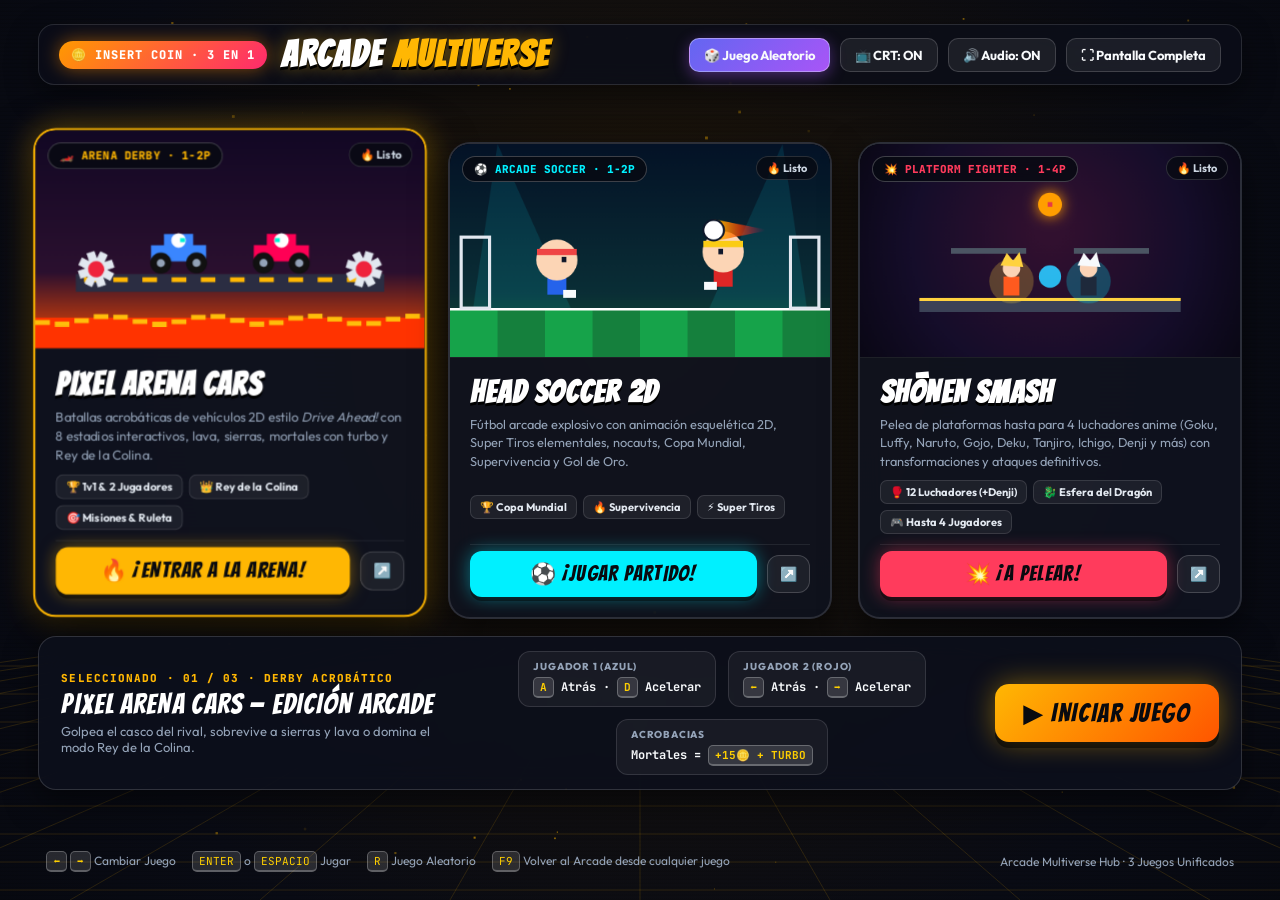
<file: index.html>
<!DOCTYPE html>
<html lang="es">
<head>
  <meta charset="UTF-8" />
  <meta name="viewport" content="width=device-width, initial-scale=1.0, maximum-scale=1.0, user-scalable=no, viewport-fit=cover" />
  <title>ARCADE MULTIVERSE 3-EN-1 — Pixel Arena Cars · Head Soccer · Shōnen Smash</title>
  <link rel="preconnect" href="https://fonts.googleapis.com">
  <link rel="preconnect" href="https://fonts.gstatic.com" crossorigin>
  <link href="https://fonts.googleapis.com/css2?family=Bangers&family=JetBrains+Mono:wght@600;800&family=Outfit:wght@400;600;700;800;900&display=swap" rel="stylesheet">
  <style>
    :root {
      --bg-deep: #07080f;
      --bg-panel: rgba(16, 19, 32, 0.86);
      --border-subtle: rgba(255, 255, 255, 0.12);
      --text-main: #f8fafc;
      --text-muted: #94a3b8;
      --accent: #ff8a00;
      --accent-glow: rgba(255, 138, 0, 0.45);
      --accent-secondary: #ffd000;
      --font-display: 'Bangers', 'Impact', system-ui, sans-serif;
      --font-sans: 'Outfit', system-ui, -apple-system, sans-serif;
      --font-mono: 'JetBrains Mono', monospace;
    }

    * {
      box-sizing: border-box;
      margin: 0;
      padding: 0;
      user-select: none;
      -webkit-user-select: none;
    }

    html, body {
      width: 100%;
      height: 100%;
      overflow: hidden;
      background: var(--bg-deep);
      color: var(--text-main);
      font-family: var(--font-sans);
    }

    /* Fondo animado del Hub */
    #bgCanvas {
      position: fixed;
      inset: 0;
      width: 100%;
      height: 100%;
      z-index: 0;
      pointer-events: none;
    }

    /* Efecto Scanlines CRT sutil */
    .scanlines {
      position: fixed;
      inset: 0;
      z-index: 1;
      pointer-events: none;
      background: repeating-linear-gradient(
        to bottom,
        transparent 0px,
        transparent 2px,
        rgba(0, 0, 0, 0.18) 3px,
        rgba(0, 0, 0, 0.18) 4px
      );
      opacity: 0.55;
      transition: opacity 0.3s ease;
    }
    body.no-crt .scanlines {
      opacity: 0;
    }

    /* Contenedor Principal del Hub */
    #hubView {
      position: relative;
      z-index: 2;
      width: 100%;
      height: 100%;
      display: flex;
      flex-direction: column;
      justify-content: space-between;
      padding: clamp(12px, 2vw, 24px) clamp(16px, 3vw, 42px);
      transition: opacity 0.35s ease, transform 0.35s ease;
    }

    #hubView.hidden-hub {
      opacity: 0;
      transform: scale(0.96);
      pointer-events: none;
    }

    /* Header Superior de Consola */
    .hub-header {
      display: flex;
      align-items: center;
      justify-content: space-between;
      gap: 16px;
      padding: 10px 20px;
      background: rgba(11, 14, 25, 0.82);
      border: 1px solid var(--border-subtle);
      border-radius: 16px;
      backdrop-filter: blur(14px);
      box-shadow: 0 12px 32px rgba(0, 0, 0, 0.45);
    }

    .brand-cluster {
      display: flex;
      align-items: center;
      gap: 14px;
    }

    .coin-slot-badge {
      display: inline-flex;
      align-items: center;
      gap: 8px;
      padding: 6px 12px;
      border-radius: 999px;
      background: linear-gradient(135deg, #ff9900, #ff2a6d);
      color: #fff;
      font-family: var(--font-mono);
      font-size: 12px;
      font-weight: 800;
      letter-spacing: 0.08em;
      box-shadow: 0 0 18px rgba(255, 138, 0, 0.5);
      animation: pulseBadge 2.2s infinite ease-in-out;
    }

    @keyframes pulseBadge {
      0%, 100% { transform: scale(1); }
      50% { transform: scale(1.05); }
    }

    .hub-title {
      font-family: var(--font-display);
      font-size: clamp(24px, 3vw, 36px);
      letter-spacing: 0.06em;
      color: #fff;
      text-shadow: 0 3px 0 #000, 0 0 18px var(--accent-glow);
    }

    .hub-title span {
      color: var(--accent-secondary);
    }

    .hub-controls-top {
      display: flex;
      align-items: center;
      gap: 10px;
      flex-wrap: wrap;
    }

    .top-pill-btn {
      background: rgba(255, 255, 255, 0.07);
      border: 1px solid rgba(255, 255, 255, 0.16);
      color: var(--text-main);
      padding: 8px 14px;
      border-radius: 10px;
      font-family: var(--font-sans);
      font-weight: 700;
      font-size: 13px;
      cursor: pointer;
      display: inline-flex;
      align-items: center;
      gap: 6px;
      transition: all 0.2s ease;
    }

    .top-pill-btn:hover {
      background: rgba(255, 255, 255, 0.16);
      border-color: var(--accent-secondary);
      transform: translateY(-1px);
    }

    .top-pill-btn.random-btn {
      background: linear-gradient(135deg, #6366f1, #a855f7);
      border-color: rgba(255, 255, 255, 0.35);
      box-shadow: 0 4px 15px rgba(168, 85, 247, 0.4);
    }

    /* Zona Central: 3 Tarjetas de Juegos + Spotlight Inferior */
    .arcade-main-grid {
      display: flex;
      flex-direction: column;
      gap: clamp(12px, 1.8vh, 20px);
      flex: 1;
      justify-content: center;
      max-width: 1380px;
      width: 100%;
      margin: 0 auto;
      min-height: 0;
    }

    .cards-row {
      display: grid;
      grid-template-columns: repeat(3, minmax(0, 1fr));
      gap: clamp(14px, 2vw, 26px);
      align-items: stretch;
    }

    .game-card {
      position: relative;
      background: var(--bg-panel);
      border: 2px solid rgba(255, 255, 255, 0.12);
      border-radius: 22px;
      overflow: hidden;
      cursor: pointer;
      display: flex;
      flex-direction: column;
      transition: transform 0.28s cubic-bezier(0.22, 1, 0.36, 1),
                  border-color 0.28s ease,
                  box-shadow 0.28s ease;
      backdrop-filter: blur(12px);
      box-shadow: 0 14px 35px rgba(0, 0, 0, 0.55);
    }

    .game-card:hover {
      transform: translateY(-6px) scale(1.015);
    }

    .game-card.selected {
      border-color: var(--card-accent, #ffd000);
      transform: translateY(-8px) scale(1.025);
      box-shadow: 0 20px 50px rgba(0, 0, 0, 0.75),
                  0 0 32px var(--card-glow, rgba(255, 208, 0, 0.45));
    }

    .card-ribbon {
      position: absolute;
      top: 12px;
      left: 12px;
      z-index: 3;
      display: flex;
      align-items: center;
      gap: 6px;
      padding: 5px 11px;
      border-radius: 999px;
      background: rgba(8, 10, 18, 0.85);
      border: 1px solid rgba(255, 255, 255, 0.22);
      font-family: var(--font-mono);
      font-size: 11px;
      font-weight: 800;
      color: var(--card-accent, #ffd000);
      backdrop-filter: blur(6px);
    }

    .card-plays-badge {
      position: absolute;
      top: 12px;
      right: 12px;
      z-index: 3;
      padding: 4px 10px;
      border-radius: 999px;
      background: rgba(8, 10, 18, 0.8);
      border: 1px solid rgba(255, 255, 255, 0.14);
      font-size: 11px;
      font-weight: 700;
      color: #cbd5e1;
    }

    .card-preview-wrap {
      position: relative;
      width: 100%;
      aspect-ratio: 16 / 9;
      background: #05070e;
      overflow: hidden;
      border-bottom: 1px solid rgba(255, 255, 255, 0.1);
    }

    .card-preview-canvas {
      width: 100%;
      height: 100%;
      display: block;
    }

    .card-body {
      padding: clamp(14px, 1.6vw, 20px);
      display: flex;
      flex-direction: column;
      gap: 10px;
      flex: 1;
      justify-content: space-between;
    }

    .card-title-group h2 {
      font-family: var(--font-display);
      font-size: clamp(24px, 2.4vw, 33px);
      letter-spacing: 0.04em;
      color: #fff;
      line-height: 1;
      text-shadow: 0 3px 0 #000;
      margin-bottom: 6px;
    }

    .card-desc {
      font-size: clamp(12.5px, 1vw, 14px);
      color: var(--text-muted);
      line-height: 1.45;
    }

    .card-tags {
      display: flex;
      flex-wrap: wrap;
      gap: 6px;
    }

    .tag-chip {
      font-size: 11px;
      font-weight: 700;
      padding: 4px 9px;
      border-radius: 7px;
      background: rgba(255, 255, 255, 0.06);
      border: 1px solid rgba(255, 255, 255, 0.12);
      color: #e2e8f0;
    }

    .card-footer {
      display: flex;
      align-items: center;
      justify-content: space-between;
      gap: 10px;
      padding-top: 6px;
      border-top: 1px solid rgba(255, 255, 255, 0.08);
    }

    .play-card-btn {
      flex: 1;
      padding: 11px 16px;
      border-radius: 12px;
      border: none;
      font-family: var(--font-display);
      font-size: 21px;
      letter-spacing: 0.06em;
      color: #090a0f;
      background: var(--card-accent, #ffd000);
      box-shadow: 0 4px 0 rgba(0, 0, 0, 0.45), 0 0 18px var(--card-glow, transparent);
      cursor: pointer;
      transition: transform 0.15s ease, filter 0.15s ease;
    }

    .play-card-btn:hover {
      filter: brightness(1.12);
      transform: translateY(-1px);
    }

    .open-tab-btn {
      padding: 10px 12px;
      border-radius: 12px;
      border: 1px solid rgba(255, 255, 255, 0.18);
      background: rgba(255, 255, 255, 0.06);
      color: #fff;
      font-size: 14px;
      cursor: pointer;
      transition: background 0.2s;
    }

    .open-tab-btn:hover {
      background: rgba(255, 255, 255, 0.18);
    }

    /* Panel Inferior de Detalles y Controles del Juego Seleccionado */
    .spotlight-bar {
      display: grid;
      grid-template-columns: 1.3fr 1.7fr auto;
      align-items: center;
      gap: 20px;
      padding: 14px 22px;
      background: rgba(12, 15, 28, 0.88);
      border: 1px solid rgba(255, 255, 255, 0.15);
      border-radius: 18px;
      backdrop-filter: blur(16px);
      box-shadow: 0 12px 32px rgba(0, 0, 0, 0.5);
    }

    .spotlight-info {
      display: flex;
      flex-direction: column;
      gap: 4px;
    }

    .spotlight-kicker {
      font-family: var(--font-mono);
      font-size: 11px;
      font-weight: 800;
      text-transform: uppercase;
      letter-spacing: 0.1em;
      color: var(--accent-secondary);
    }

    .spotlight-name {
      font-family: var(--font-display);
      font-size: 28px;
      letter-spacing: 0.04em;
      color: #fff;
    }

    .spotlight-sub {
      font-size: 13px;
      color: var(--text-muted);
    }

    .spotlight-controls {
      display: flex;
      flex-wrap: wrap;
      gap: 12px;
      align-items: center;
      justify-content: center;
    }

    .ctrl-box {
      background: rgba(255, 255, 255, 0.05);
      border: 1px solid rgba(255, 255, 255, 0.12);
      border-radius: 12px;
      padding: 8px 14px;
      display: flex;
      flex-direction: column;
      gap: 4px;
    }

    .ctrl-box-label {
      font-size: 10px;
      font-weight: 800;
      text-transform: uppercase;
      letter-spacing: 0.08em;
      color: #94a3b8;
    }

    .ctrl-keys {
      font-family: var(--font-mono);
      font-size: 12px;
      font-weight: 700;
      color: #f8fafc;
    }

    kbd {
      display: inline-block;
      padding: 2px 6px;
      background: rgba(255, 255, 255, 0.13);
      border: 1px solid rgba(255, 255, 255, 0.25);
      border-bottom-width: 2px;
      border-radius: 5px;
      font-family: var(--font-mono);
      font-size: 11px;
      color: #ffd000;
    }

    .launch-master-btn {
      padding: 14px 28px;
      border-radius: 14px;
      border: none;
      font-family: var(--font-display);
      font-size: 26px;
      letter-spacing: 0.06em;
      color: #090a0f;
      background: linear-gradient(135deg, var(--accent-secondary), var(--accent));
      box-shadow: 0 6px 0 rgba(0, 0, 0, 0.5), 0 0 28px var(--accent-glow);
      cursor: pointer;
      transition: transform 0.15s ease, filter 0.15s ease;
      white-space: nowrap;
    }

    .launch-master-btn:hover {
      transform: translateY(-2px) scale(1.02);
      filter: brightness(1.1);
    }

    /* Footer de navegación del Hub */
    .hub-footer {
      display: flex;
      justify-content: space-between;
      align-items: center;
      font-size: 12px;
      color: var(--text-muted);
      padding: 4px 8px;
    }

    .nav-hints {
      display: flex;
      gap: 16px;
      align-items: center;
      flex-wrap: wrap;
    }

    /* =====================================================
       VISTA DE CONSOLA (JUEGO ACTIVO EN PANTALLA COMPLETA)
       ===================================================== */
    #consoleStage {
      position: fixed;
      inset: 0;
      width: 100%;
      height: 100%;
      height: 100dvh;
      z-index: 20;
      background: #000;
      display: none;
      flex-direction: column;
      touch-action: none;
    }

    #consoleStage.active {
      display: flex;
    }

    #gameFrame {
      width: 100%;
      height: 100%;
      border: none;
      display: block;
      background: #000;
    }

    /* Barra Flotante Discreta de Consola */
    #floatingDock {
      position: fixed;
      top: 8px;
      left: 50%;
      transform: translateX(-50%);
      z-index: 30;
      display: flex;
      align-items: center;
      gap: 6px;
      padding: 5px 10px;
      border-radius: 999px;
      background: rgba(10, 12, 22, 0.88);
      border: 1px solid rgba(255, 255, 255, 0.22);
      backdrop-filter: blur(10px);
      box-shadow: 0 6px 24px rgba(0, 0, 0, 0.65);
      opacity: 0.28;
      transition: opacity 0.25s ease, transform 0.25s ease;
    }

    #floatingDock:hover,
    #floatingDock.dock-awake {
      opacity: 1;
      transform: translateX(-50%) scale(1.02);
    }

    .dock-btn {
      background: rgba(255, 255, 255, 0.08);
      border: 1px solid rgba(255, 255, 255, 0.16);
      color: #f8fafc;
      padding: 5px 11px;
      border-radius: 999px;
      font-family: var(--font-sans);
      font-size: 12px;
      font-weight: 700;
      cursor: pointer;
      display: inline-flex;
      align-items: center;
      gap: 5px;
      transition: all 0.18s ease;
      white-space: nowrap;
    }

    .dock-btn:hover {
      background: rgba(255, 255, 255, 0.2);
      border-color: #ffd000;
    }

    .dock-btn.home-btn {
      background: linear-gradient(135deg, #ff2a6d, #7c3aed);
      border-color: rgba(255, 255, 255, 0.35);
      color: #fff;
    }

    .dock-btn.active-game-pill {
      border-color: #ffd000;
      color: #ffd000;
      background: rgba(255, 208, 0, 0.14);
    }

    .dock-divider {
      width: 1px;
      height: 16px;
      background: rgba(255, 255, 255, 0.18);
      margin: 0 2px;
    }

    @media (max-width: 980px) {
      html, body {
        overflow-y: auto;
        touch-action: manipulation;
        -webkit-overflow-scrolling: touch;
      }
      #hubView {
        height: auto;
        min-height: 100%;
        min-height: 100dvh;
        gap: 14px;
        padding: 10px 12px calc(14px + env(safe-area-inset-bottom, 0px));
      }
      .hub-header {
        padding: 8px 12px;
        border-radius: 14px;
        flex-wrap: wrap;
        gap: 10px;
      }
      .hub-title {
        font-size: 22px;
      }
      .coin-slot-badge {
        font-size: 10px;
        padding: 4px 8px;
      }
      .hub-controls-top {
        gap: 6px;
        width: 100%;
        justify-content: space-between;
      }
      .top-pill-btn {
        padding: 6px 10px;
        font-size: 11.5px;
        flex: 1;
        justify-content: center;
      }
      .arcade-main-grid {
        gap: 12px;
      }
      .cards-row {
        grid-template-columns: 1fr;
        gap: 14px;
      }
      .game-card {
        border-radius: 18px;
      }
      .card-body {
        padding: 14px;
        gap: 8px;
      }
      .card-title-group h2 {
        font-size: 22px;
      }
      .card-desc {
        font-size: 12.5px;
      }
      .play-card-btn {
        padding: 13px 16px;
        font-size: 20px;
      }
      .spotlight-bar {
        grid-template-columns: 1fr;
        text-align: center;
        padding: 12px 14px;
        gap: 10px;
      }
      .spotlight-name {
        font-size: 20px;
      }
      .spotlight-controls {
        gap: 8px;
      }
      .ctrl-box {
        padding: 6px 10px;
      }
      .launch-master-btn {
        padding: 12px 20px;
        font-size: 22px;
        width: 100%;
      }
      .hub-footer {
        flex-direction: column;
        gap: 6px;
        text-align: center;
      }
      .nav-hints {
        display: none;
      }
      #floatingDock {
        top: calc(4px + env(safe-area-inset-top, 0px));
        padding: 3px 8px;
        gap: 4px;
        opacity: 0.45;
        max-width: 95vw;
        overflow-x: auto;
      }
      .dock-btn {
        padding: 4px 8px;
        font-size: 11px;
      }
    }
  </style>
</head>
<body>
  <!-- Fondo dinámico Synthwave / Arcade -->
  <canvas id="bgCanvas"></canvas>
  <div class="scanlines"></div>

  <!-- =====================================================
       MENÚ PRINCIPAL DEL ARCADE HUB
       ===================================================== -->
  <div id="hubView">
    <header class="hub-header">
      <div class="brand-cluster">
        <span class="coin-slot-badge">🪙 INSERT COIN · 3 EN 1</span>
        <h1 class="hub-title">ARCADE <span>MULTIVERSE</span></h1>
      </div>

      <div class="hub-controls-top">
        <button class="top-pill-btn random-btn" id="btnRandomGame" title="Elegir uno de los 3 juegos al azar">
          🎲 Juego Aleatorio
        </button>
        <button class="top-pill-btn" id="btnToggleCrt" title="Activar/Desactivar filtro retro CRT">
          📺 CRT: ON
        </button>
        <button class="top-pill-btn" id="btnToggleSound" title="Activar/Desactivar sonidos del menú">
          🔊 Audio: ON
        </button>
        <button class="top-pill-btn" id="btnHubFullscreen" title="Pantalla Completa">
          ⛶ Pantalla Completa
        </button>
      </div>
    </header>

    <main class="arcade-main-grid">
      <div class="cards-row" id="cardsContainer">
        <!-- Tarjeta 1: Pixel Arena Cars -->
        <article class="game-card selected" data-index="0" style="--card-accent:#ffb703; --card-glow:rgba(255,183,3,0.45);">
          <div class="card-ribbon">🏎️ ARENA DERBY · 1-2P</div>
          <div class="card-plays-badge" id="playsBadge0">🔥 Listo</div>
          <div class="card-preview-wrap">
            <canvas class="card-preview-canvas" id="previewCanvas0" width="480" height="270"></canvas>
          </div>
          <div class="card-body">
            <div class="card-title-group">
              <h2>PIXEL ARENA CARS</h2>
              <p class="card-desc">
                Batallas acrobáticas de vehículos 2D estilo <em>Drive Ahead!</em> con 8 estadios interactivos, lava, sierras, mortales con turbo y Rey de la Colina.
              </p>
            </div>
            <div class="card-tags">
              <span class="tag-chip">🏆 1v1 &amp; 2 Jugadores</span>
              <span class="tag-chip">👑 Rey de la Colina</span>
              <span class="tag-chip">🎯 Misiones &amp; Ruleta</span>
            </div>
            <div class="card-footer">
              <button class="play-card-btn" data-launch="0">🔥 ¡ENTRAR A LA ARENA!</button>
              <button class="open-tab-btn" data-tab="0" title="Abrir en pestaña nueva">↗️</button>
            </div>
          </div>
        </article>

        <!-- Tarjeta 2: Head Soccer Championship -->
        <article class="game-card" data-index="1" style="--card-accent:#00f0ff; --card-glow:rgba(0,240,255,0.45);">
          <div class="card-ribbon">⚽ ARCADE SOCCER · 1-2P</div>
          <div class="card-plays-badge" id="playsBadge1">🔥 Listo</div>
          <div class="card-preview-wrap">
            <canvas class="card-preview-canvas" id="previewCanvas1" width="480" height="270"></canvas>
          </div>
          <div class="card-body">
            <div class="card-title-group">
              <h2>HEAD SOCCER 2D</h2>
              <p class="card-desc">
                Fútbol arcade explosivo con animación esquelética 2D, Super Tiros elementales, nocauts, Copa Mundial, Supervivencia y Gol de Oro.
              </p>
            </div>
            <div class="card-tags">
              <span class="tag-chip">🏆 Copa Mundial</span>
              <span class="tag-chip">🔥 Supervivencia</span>
              <span class="tag-chip">⚡ Super Tiros</span>
            </div>
            <div class="card-footer">
              <button class="play-card-btn" data-launch="1">⚽ ¡JUGAR PARTIDO!</button>
              <button class="open-tab-btn" data-tab="1" title="Abrir en pestaña nueva">↗️</button>
            </div>
          </div>
        </article>

        <!-- Tarjeta 3: Shonen Smash -->
        <article class="game-card" data-index="2" style="--card-accent:#ff3b5c; --card-glow:rgba(255,59,92,0.48);">
          <div class="card-ribbon">💥 PLATFORM FIGHTER · 1-4P</div>
          <div class="card-plays-badge" id="playsBadge2">🔥 Listo</div>
          <div class="card-preview-wrap">
            <canvas class="card-preview-canvas" id="previewCanvas2" width="480" height="270"></canvas>
          </div>
          <div class="card-body">
            <div class="card-title-group">
              <h2>SHŌNEN SMASH</h2>
              <p class="card-desc">
                Pelea de plataformas hasta para 4 luchadores anime (Goku, Luffy, Naruto, Gojo, Deku, Tanjiro, Ichigo, Denji y más) con transformaciones y ataques definitivos.
              </p>
            </div>
            <div class="card-tags">
              <span class="tag-chip">🥊 12 Luchadores (+Denji)</span>
              <span class="tag-chip">🐉 Esfera del Dragón</span>
              <span class="tag-chip">🎮 Hasta 4 Jugadores</span>
            </div>
            <div class="card-footer">
              <button class="play-card-btn" data-launch="2">💥 ¡A PELEAR!</button>
              <button class="open-tab-btn" data-tab="2" title="Abrir en pestaña nueva">↗️</button>
            </div>
          </div>
        </article>
      </div>

      <!-- Barra Spotlight con Controles Rápidos del Juego Seleccionado -->
      <section class="spotlight-bar" id="spotlightBar">
        <div class="spotlight-info">
          <span class="spotlight-kicker" id="spotKicker">SELECCIONADO · JUEGO 1 DE 3</span>
          <div class="spotlight-name" id="spotTitle">PIXEL ARENA CARS — EDICIÓN ARCADE</div>
          <div class="spotlight-sub" id="spotSub">Golpea el casco del rival o haz mortales en el aire para ganar Turbo y monedas.</div>
        </div>

        <div class="spotlight-controls" id="spotControls">
          <!-- Rellenado dinámicamente -->
        </div>

        <button class="launch-master-btn" id="btnLaunchSelected">
          ▶ INICIAR JUEGO
        </button>
      </section>
    </main>

    <footer class="hub-footer">
      <div class="nav-hints">
        <span><kbd>⬅️</kbd> <kbd>➡️</kbd> Cambiar Juego</span>
        <span><kbd>ENTER</kbd> o <kbd>ESPACIO</kbd> Jugar</span>
        <span><kbd>R</kbd> Juego Aleatorio</span>
        <span><kbd>F9</kbd> Volver al Arcade desde cualquier juego</span>
      </div>
      <div>Arcade Multiverse Hub · 3 Juegos Unificados</div>
    </footer>
  </div>

  <!-- =====================================================
       ESCENARIO DE CONSOLA (IFRAME + DOCK FLOTANTE)
       ===================================================== -->
  <div id="consoleStage">
    <nav id="floatingDock" title="Barra de Consola Arcade">
      <button class="dock-btn home-btn" id="btnDockHome">🕹️ Menú Arcade</button>
      <div class="dock-divider"></div>
      <button class="dock-btn" data-switch="0" id="dockGame0">🏎️ Cars</button>
      <button class="dock-btn" data-switch="1" id="dockGame1">⚽ Soccer</button>
      <button class="dock-btn" data-switch="2" id="dockGame2">💥 Smash</button>
      <div class="dock-divider"></div>
      <button class="dock-btn" id="btnDockReload" title="Reiniciar juego actual">🔄</button>
      <button class="dock-btn" id="btnDockFullscreen" title="Pantalla Completa">⛶</button>
    </nav>

    <iframe id="gameFrame" allow="autoplay; fullscreen; gamepad"></iframe>
  </div>

  <script>
    'use strict';

    const GAMES = [
      {
        id: 'pixel-arena-cars',
        title: 'PIXEL ARENA CARS — EDICIÓN ARCADE',
        kicker: 'SELECCIONADO · 01 / 03 · DERBY ACROBÁTICO',
        sub: 'Golpea el casco del rival, sobrevive a sierras y lava o domina el modo Rey de la Colina.',
        url: 'games/pixel-arena-cars/index.html',
        accent: '#ffb703',
        accent2: '#ff5500',
        glow: 'rgba(255, 183, 3, 0.45)',
        controls: [
          { label: 'Jugador 1 (Azul)', keys: '<kbd>A</kbd> Atrás · <kbd>D</kbd> Acelerar' },
          { label: 'Jugador 2 (Rojo)', keys: '<kbd>⬅️</kbd> Atrás · <kbd>➡️</kbd> Acelerar' },
          { label: 'Acrobacias', keys: 'Mortales = <kbd>+15🪙 + TURBO</kbd>' }
        ]
      },
      {
        id: 'head-soccer',
        title: 'HEAD SOCCER 2D — CHAMPIONSHIP',
        kicker: 'SELECCIONADO · 02 / 03 · FÚTBOL DE COMBATE',
        sub: 'Carga tu barra de poder, desata Super Tiros elementales y conquista la Copa Mundial.',
        url: 'games/head-soccer/index.html',
        accent: '#00f0ff',
        accent2: '#00e676',
        glow: 'rgba(0, 240, 255, 0.45)',
        controls: [
          { label: 'Movimiento', keys: '<kbd>A</kbd> <kbd>D</kbd> o <kbd>⬅️</kbd> <kbd>➡️</kbd>' },
          { label: 'Salto', keys: '<kbd>W</kbd> o <kbd>⬆️</kbd>' },
          { label: 'Patada / Super Tiro', keys: '<kbd>ESPACIO</kbd> · <kbd>J</kbd> · <kbd>K</kbd>' }
        ]
      },
      {
        id: 'shonen-smash',
        title: 'SHŌNEN SMASH — ANIME BRAWL',
        kicker: 'SELECCIONADO · 03 / 03 · PELEA DE PLATAFORMAS (1-4P)',
        sub: 'Acumula daño en tus rivales, rompe la Esfera del Dragón y sácalos volando del escenario.',
        url: 'games/shonen-smash/index.html',
        accent: '#ff3b5c',
        accent2: '#ffd23f',
        glow: 'rgba(255, 59, 92, 0.48)',
        controls: [
          { label: 'Jugador 1', keys: '<kbd>WASD</kbd> + <kbd>Espacio</kbd> + <kbd>J</kbd><kbd>K</kbd><kbd>L</kbd>' },
          { label: 'Jugador 2', keys: '<kbd>Flechas</kbd> + <kbd>1</kbd><kbd>2</kbd><kbd>3</kbd>' },
          { label: 'Mandos', keys: 'Soporte directo hasta <kbd>4 Gamepads</kbd>' }
        ]
      }
    ];

    let selectedIndex = 0;
    let activeGameIndex = null;
    let hubSoundOn = true;
    let audioCtx = null;

    // Estadísticas simples guardadas en localStorage
    const STATS_KEY = 'arcade_multiverse_stats_v1';
    function loadStats() {
      try {
        return JSON.parse(localStorage.getItem(STATS_KEY)) || { plays: [0, 0, 0], lastPlayed: 0 };
      } catch (_) {
        return { plays: [0, 0, 0], lastPlayed: 0 };
      }
    }
    function saveStats(stats) {
      try {
        localStorage.setItem(STATS_KEY, JSON.stringify(stats));
      } catch (_) {}
    }
    const stats = loadStats();

    function updatePlaysBadges() {
      GAMES.forEach((g, idx) => {
        const el = document.getElementById(`playsBadge${idx}`);
        if (!el) return;
        const count = stats.plays[idx] || 0;
        el.textContent = count > 0 ? `🕹️ ${count} partida${count === 1 ? '' : 's'}` : '🔥 Listo';
      });
    }

    // Sintetizador WebAudio para el Menú Arcade
    function playHubSfx(type) {
      if (!hubSoundOn) return;
      try {
        if (!audioCtx) audioCtx = new (window.AudioContext || window.webkitAudioContext)();
        if (audioCtx.state === 'suspended') audioCtx.resume();
        const now = audioCtx.currentTime;

        if (type === 'move') {
          const osc = audioCtx.createOscillator();
          const gain = audioCtx.createGain();
          osc.type = 'triangle';
          osc.frequency.setValueAtTime(320, now);
          osc.frequency.exponentialRampToValueAtTime(580, now + 0.065);
          gain.gain.setValueAtTime(0.08, now);
          gain.gain.exponentialRampToValueAtTime(0.001, now + 0.07);
          osc.connect(gain).connect(audioCtx.destination);
          osc.start(now);
          osc.stop(now + 0.075);
        } else if (type === 'launch') {
          const notes = [440, 554.37, 659.25, 880];
          notes.forEach((freq, i) => {
            const osc = audioCtx.createOscillator();
            const gain = audioCtx.createGain();
            osc.type = 'square';
            osc.frequency.setValueAtTime(freq, now + i * 0.055);
            gain.gain.setValueAtTime(0.07, now + i * 0.055);
            gain.gain.exponentialRampToValueAtTime(0.001, now + i * 0.055 + 0.16);
            osc.connect(gain).connect(audioCtx.destination);
            osc.start(now + i * 0.055);
            osc.stop(now + i * 0.055 + 0.17);
          });
        } else if (type === 'back') {
          const osc = audioCtx.createOscillator();
          const gain = audioCtx.createGain();
          osc.type = 'sine';
          osc.frequency.setValueAtTime(520, now);
          osc.frequency.exponentialRampToValueAtTime(240, now + 0.12);
          gain.gain.setValueAtTime(0.09, now);
          gain.gain.exponentialRampToValueAtTime(0.001, now + 0.13);
          osc.connect(gain).connect(audioCtx.destination);
          osc.start(now);
          osc.stop(now + 0.14);
        }
      } catch (_) {}
    }

    // Selección de tarjeta en el Hub
    const cards = Array.from(document.querySelectorAll('.game-card'));
    function selectGame(index, silent = false) {
      selectedIndex = (index + GAMES.length) % GAMES.length;
      const g = GAMES[selectedIndex];

      cards.forEach((c, i) => c.classList.toggle('selected', i === selectedIndex));

      document.documentElement.style.setProperty('--accent', g.accent2);
      document.documentElement.style.setProperty('--accent-secondary', g.accent);
      document.documentElement.style.setProperty('--accent-glow', g.glow);

      document.getElementById('spotKicker').textContent = g.kicker;
      document.getElementById('spotTitle').textContent = g.title;
      document.getElementById('spotSub').textContent = g.sub;

      const ctrlContainer = document.getElementById('spotControls');
      ctrlContainer.innerHTML = g.controls.map(c => `
        <div class="ctrl-box">
          <span class="ctrl-box-label">${c.label}</span>
          <span class="ctrl-keys">${c.keys}</span>
        </div>
      `).join('');

      if (!silent) playHubSfx('move');
    }

    // Lanzar juego dentro de la Consola Unificada
    const hubView = document.getElementById('hubView');
    const consoleStage = document.getElementById('consoleStage');
    const gameFrame = document.getElementById('gameFrame');
    const floatingDock = document.getElementById('floatingDock');
    let dockWakeTimer = null;

    function wakeDockBriefly() {
      floatingDock.classList.add('dock-awake');
      clearTimeout(dockWakeTimer);
      dockWakeTimer = setTimeout(() => {
        floatingDock.classList.remove('dock-awake');
      }, 2800);
    }

    function launchGame(index) {
      selectGame(index, true);
      playHubSfx('launch');

      activeGameIndex = index;
      stats.plays[index] = (stats.plays[index] || 0) + 1;
      stats.lastPlayed = index;
      saveStats(stats);
      updatePlaysBadges();

      // Actualizar botones activos del dock
      GAMES.forEach((_, i) => {
        document.getElementById(`dockGame${i}`)?.classList.toggle('active-game-pill', i === index);
      });

      hubView.classList.add('hidden-hub');
      consoleStage.classList.add('active');
      gameFrame.src = GAMES[index].url;

      const isMob = ('ontouchstart' in window) || (navigator.maxTouchPoints > 0) || (window.innerWidth <= 900);
      if (isMob) {
        try {
          if (!document.fullscreenElement) {
            document.documentElement.requestFullscreen?.().catch(() => {});
          }
        } catch (_) {}
      }

      wakeDockBriefly();

      gameFrame.onload = () => {
        try {
          gameFrame.focus();
          gameFrame.contentWindow?.focus();
        } catch (_) {}
      };
    }

    function returnToHub() {
      if (activeGameIndex === null) return;
      playHubSfx('back');
      activeGameIndex = null;
      gameFrame.src = 'about:blank';
      consoleStage.classList.remove('active');
      hubView.classList.remove('hidden-hub');
      window.focus();
    }

    // Eventos de las tarjetas
    cards.forEach((card, idx) => {
      card.addEventListener('mouseenter', () => {
        if (selectedIndex !== idx) selectGame(idx);
      });
      card.addEventListener('click', (e) => {
        if (e.target.closest('[data-tab]')) return;
        if (selectedIndex !== idx) {
          selectGame(idx);
        }
        launchGame(idx);
      });
    });

    document.querySelectorAll('[data-launch]').forEach(btn => {
      btn.addEventListener('click', (e) => {
        e.stopPropagation();
        launchGame(Number(btn.dataset.launch));
      });
    });

    document.querySelectorAll('[data-tab]').forEach(btn => {
      btn.addEventListener('click', (e) => {
        e.stopPropagation();
        const idx = Number(btn.dataset.tab);
        window.open(GAMES[idx].url, '_blank');
      });
    });

    document.getElementById('btnLaunchSelected').addEventListener('click', () => {
      launchGame(selectedIndex);
    });

    document.getElementById('btnRandomGame').addEventListener('click', () => {
      const rndIdx = Math.floor(Math.random() * GAMES.length);
      selectGame(rndIdx);
      setTimeout(() => launchGame(rndIdx), 180);
    });

    document.getElementById('btnToggleCrt').addEventListener('click', (e) => {
      document.body.classList.toggle('no-crt');
      const isOff = document.body.classList.contains('no-crt');
      e.currentTarget.textContent = isOff ? '📺 CRT: OFF' : '📺 CRT: ON';
      playHubSfx('move');
    });

    document.getElementById('btnToggleSound').addEventListener('click', (e) => {
      hubSoundOn = !hubSoundOn;
      e.currentTarget.textContent = hubSoundOn ? '🔊 Audio: ON' : '🔇 Audio: OFF';
      if (hubSoundOn) playHubSfx('move');
    });

    function toggleFullscreen() {
      const doc = document;
      const el = doc.documentElement;
      const isFs = doc.fullscreenElement || doc.webkitFullscreenElement || doc.mozFullScreenElement || doc.msFullscreenElement;
      if (!isFs) {
        const req = el.requestFullscreen || el.webkitRequestFullscreen || el.mozRequestFullScreen || el.msRequestFullscreen;
        req?.call(el)?.catch?.(() => {});
      } else {
        const exit = doc.exitFullscreen || doc.webkitExitFullscreen || doc.mozCancelFullScreen || doc.msExitFullscreen;
        exit?.call(doc)?.catch?.(() => {});
      }
    }

    document.getElementById('btnHubFullscreen').addEventListener('click', toggleFullscreen);
    document.getElementById('btnDockFullscreen').addEventListener('click', () => {
      toggleFullscreen();
      setTimeout(() => gameFrame.contentWindow?.focus(), 100);
    });

    document.getElementById('btnDockHome').addEventListener('click', returnToHub);

    document.getElementById('btnDockReload').addEventListener('click', () => {
      if (activeGameIndex !== null) {
        gameFrame.src = GAMES[activeGameIndex].url;
        wakeDockBriefly();
      }
    });

    document.querySelectorAll('[data-switch]').forEach(btn => {
      btn.addEventListener('click', () => {
        const idx = Number(btn.dataset.switch);
        launchGame(idx);
      });
    });

    // Escuchar mensaje desde los botones internos "🕹️ ARCADE" de cada juego
    window.addEventListener('message', (e) => {
      if (e.data && e.data.type === 'ARCADE_HUB_HOME') {
        returnToHub();
      }
    });

    // Teclado en el Hub y atajo global F9
    window.addEventListener('keydown', (e) => {
      if (e.key === 'F9') {
        e.preventDefault();
        returnToHub();
        return;
      }
      if (activeGameIndex !== null) return;

      if (e.key === 'ArrowRight' || e.key === 'd' || e.key === 'D') {
        e.preventDefault();
        selectGame(selectedIndex + 1);
      } else if (e.key === 'ArrowLeft' || e.key === 'a' || e.key === 'A') {
        e.preventDefault();
        selectGame(selectedIndex - 1);
      } else if (e.key === 'Enter' || e.key === ' ') {
        e.preventDefault();
        launchGame(selectedIndex);
      } else if (e.key === 'r' || e.key === 'R') {
        e.preventDefault();
        document.getElementById('btnRandomGame').click();
      }
    });

    // =====================================================
    // ANIMACIONES EN VIVO (FONDO + 3 MINI CANVASES DE PREVIEW)
    // =====================================================
    const bgCanvas = document.getElementById('bgCanvas');
    const bgCtx = bgCanvas.getContext('2d');
    const pCanvases = [0, 1, 2].map(i => document.getElementById(`previewCanvas${i}`));
    const pCtxs = pCanvases.map(c => c.getContext('2d'));

    function resizeBg() {
      bgCanvas.width = window.innerWidth;
      bgCanvas.height = window.innerHeight;
    }
    window.addEventListener('resize', resizeBg);
    resizeBg();

    const stars = Array.from({ length: 75 }, () => ({
      x: Math.random(),
      y: Math.random(),
      s: 0.8 + Math.random() * 2.2,
      v: 0.0002 + Math.random() * 0.0006
    }));

    function drawBackground(t) {
      const w = bgCanvas.width, h = bgCanvas.height;
      const g = GAMES[selectedIndex];

      const grad = bgCtx.createRadialGradient(w * 0.5, h * 0.35, 40, w * 0.5, h * 0.5, Math.max(w, h) * 0.85);
      grad.addColorStop(0, selectedIndex === 0 ? '#1f1608' : selectedIndex === 1 ? '#071e26' : '#240b15');
      grad.addColorStop(0.55, '#090b14');
      grad.addColorStop(1, '#04050a');
      bgCtx.fillStyle = grad;
      bgCtx.fillRect(0, 0, w, h);

      // Partículas estelares
      bgCtx.fillStyle = g.accent;
      for (const st of stars) {
        st.y -= st.v;
        if (st.y < 0) st.y = 1;
        bgCtx.globalAlpha = 0.25 + 0.35 * Math.sin(t * 0.003 + st.x * 10);
        bgCtx.fillRect(st.x * w, st.y * h, st.s, st.s);
      }
      bgCtx.globalAlpha = 1;

      // Rejilla Synthwave en perspectiva abajo
      const horizon = h * 0.72;
      bgCtx.strokeStyle = g.accent;
      bgCtx.globalAlpha = 0.14;
      bgCtx.lineWidth = 1;
      bgCtx.beginPath();
      for (let i = -12; i <= 12; i++) {
        const xTop = w * 0.5 + i * 45;
        const xBot = w * 0.5 + i * 190;
        bgCtx.moveTo(xTop, horizon);
        bgCtx.lineTo(xBot, h);
      }
      const offset = (t * 0.04) % 28;
      for (let y = horizon; y < h; y += 28) {
        const yy = y + offset;
        bgCtx.moveTo(0, yy);
        bgCtx.lineTo(w, yy);
      }
      bgCtx.stroke();
      bgCtx.globalAlpha = 1;
    }

    // Preview 0: Pixel Arena Cars (2 coches chocando sobre puente con lava y sierras)
    function drawPreviewCars(ctx, t) {
      const w = 480, h = 270;
      const sky = ctx.createLinearGradient(0, 0, 0, h);
      sky.addColorStop(0, '#120824');
      sky.addColorStop(0.65, '#2b102f');
      sky.addColorStop(1, '#ff4d00');
      ctx.fillStyle = sky;
      ctx.fillRect(0, 0, w, h);

      // Lava burbujeante abajo
      ctx.fillStyle = '#ff3300';
      ctx.fillRect(0, h - 38, w, 38);
      ctx.fillStyle = '#ffbe0b';
      for (let x = 0; x < w; x += 24) {
        const wave = Math.sin(t * 0.006 + x * 0.05) * 5;
        ctx.fillRect(x, h - 38 + wave, 18, 6);
      }

      // Plataforma / Rampa central
      ctx.fillStyle = '#2b2d42';
      ctx.fillRect(50, 178, 380, 22);
      ctx.fillStyle = '#ffb703';
      for (let x = 60; x < 410; x += 36) {
        ctx.fillRect(x, 182, 18, 6);
      }

      // Sierras giratorias en los bordes
      [75, 405].forEach((sx, idx) => {
        ctx.save();
        ctx.translate(sx, 172);
        ctx.rotate(t * 0.012 * (idx === 0 ? 1 : -1));
        ctx.fillStyle = '#e2e8f0';
        for (let a = 0; a < 8; a++) {
          ctx.rotate(Math.PI / 4);
          ctx.fillRect(-5, -22, 10, 44);
        }
        ctx.fillStyle = '#ef233c';
        ctx.beginPath();
        ctx.arc(0, 0, 10, 0, Math.PI * 2);
        ctx.fill();
        ctx.restore();
      });

      // Coche Azul (J1) y Coche Rojo (J2) embistiendo
      const clash = Math.sin(t * 0.0055);
      const p1x = 175 + clash * 36;
      const p2x = 305 - clash * 36;
      const bounce = Math.abs(Math.sin(t * 0.011)) * 6;

      function drawPixelCar(x, y, bodyCol,flip) {
        ctx.save();
        ctx.translate(x, y - bounce);
        ctx.rotate(flip * -0.08 * clash);
        // Chasis
        ctx.fillStyle = bodyCol;
        ctx.fillRect(-34, -22, 68, 20);
        ctx.fillRect(-18, -36, 36, 16);
        // Casco del piloto
        ctx.fillStyle = '#ffffff';
        ctx.beginPath();
        ctx.arc(0, -28, 9, 0, Math.PI * 2);
        ctx.fill();
        ctx.fillStyle = '#00f5d4';
        ctx.fillRect(flip * 2, -31, 6 * flip, 5);
        // Ruedas Monster
        ctx.fillStyle = '#111';
        [-22, 22].forEach(wx => {
          ctx.beginPath();
          ctx.arc(wx, 0, 13, 0, Math.PI * 2);
          ctx.fill();
          ctx.fillStyle = '#94a3b8';
          ctx.beginPath();
          ctx.arc(wx, 0, 5, 0, Math.PI * 2);
          ctx.fill();
          ctx.fillStyle = '#111';
        });
        ctx.restore();
      }

      drawPixelCar(p1x, 165, '#3a86ff', 1);
      drawPixelCar(p2x, 165, '#ff0055', -1);

      // Chispas de choque en el centro cuando están cerca
      if (clash > 0.45) {
        ctx.fillStyle = '#ffd166';
        for (let i = 0; i < 8; i++) {
          const ang = (i / 8) * Math.PI * 2 + t * 0.02;
          const r = 10 + (clash - 0.45) * 45;
          ctx.fillRect(240 + Math.cos(ang) * r, 145 + Math.sin(ang) * r, 5, 5);
        }
      }
    }

    // Preview 1: Head Soccer (Estadio nocturno, 2 cabezones y balón de fuego)
    function drawPreviewSoccer(ctx, t) {
      const w = 480, h = 270;
      const bg = ctx.createLinearGradient(0, 0, 0, h);
      bg.addColorStop(0, '#041226');
      bg.addColorStop(0.7, '#0a2e36');
      bg.addColorStop(1, '#14532d');
      ctx.fillStyle = bg;
      ctx.fillRect(0, 0, w, h);

      // Reflectores del estadio
      ctx.save();
      ctx.globalCompositeOperation = 'lighter';
      ctx.fillStyle = 'rgba(0, 240, 255, 0.09)';
      ctx.beginPath();
      ctx.moveTo(60, 0); ctx.lineTo(180, h); ctx.lineTo(20, h); ctx.closePath();
      ctx.fill();
      ctx.beginPath();
      ctx.moveTo(420, 0); ctx.lineTo(460, h); ctx.lineTo(300, h); ctx.closePath();
      ctx.fill();
      ctx.restore();

      // Césped con franjas
      for (let i = 0; i < 8; i++) {
        ctx.fillStyle = i % 2 === 0 ? '#16a34a' : '#15803d';
        ctx.fillRect(i * 60, 208, 60, 62);
      }
      ctx.fillStyle = '#ffffff';
      ctx.fillRect(0, 208, w, 3);

      // Porterías
      ctx.strokeStyle = '#e2e8f0';
      ctx.lineWidth = 4;
      ctx.strokeRect(14, 118, 36, 90);
      ctx.strokeRect(w - 50, 118, 36, 90);

      // Jugadores Cabezones
      function drawHeadPlayer(x, y, col, headbandCol, dir) {
        ctx.save();
        ctx.translate(x, y);
        // Cuerpo y botín
        ctx.fillStyle = col;
        ctx.fillRect(-12, 16, 24, 24);
        ctx.fillStyle = '#f8fafc';
        const kick = Math.sin(t * 0.01 + dir) * 10;
        ctx.fillRect(dir * (8 + Math.max(0, kick)), 34, 16 * dir, 10);
        // Cabeza grande estilo Head Soccer
        ctx.fillStyle = '#fcd5b5';
        ctx.beginPath();
        ctx.arc(0, -4, 26, 0, Math.PI * 2);
        ctx.fill();
        // Cinta / Cabello
        ctx.fillStyle = headbandCol;
        ctx.fillRect(-25, -18, 50, 8);
        // Ojos determinados
        ctx.fillStyle = '#0f172a';
        ctx.fillRect(dir * 6, -8, 6, 7);
        ctx.restore();
      }

      const p1Y = 165 - Math.abs(Math.sin(t * 0.005)) * 28;
      const p2Y = 165 - Math.abs(Math.cos(t * 0.005)) * 28;
      drawHeadPlayer(135, p1Y, '#2563eb', '#ef4444', 1);
      drawHeadPlayer(345, p2Y, '#dc2626', '#facc15', -1);

      // Super Tiro de Fuego cruzando la cancha
      const bx = 240 + Math.sin(t * 0.007) * 95;
      const by = 135 + Math.cos(t * 0.014) * 28;
      const trailDir = Math.cos(t * 0.007) >= 0 ? -1 : 1;

      const fireGrad = ctx.createLinearGradient(bx, by, bx + trailDir * 65, by);
      fireGrad.addColorStop(0, 'rgba(255, 215, 0, 0.95)');
      fireGrad.addColorStop(0.5, 'rgba(255, 69, 0, 0.7)');
      fireGrad.addColorStop(1, 'rgba(255, 0, 85, 0)');
      ctx.fillStyle = fireGrad;
      ctx.beginPath();
      ctx.moveTo(bx, by - 14);
      ctx.lineTo(bx + trailDir * 70, by);
      ctx.lineTo(bx, by + 14);
      ctx.closePath();
      ctx.fill();

      ctx.fillStyle = '#ffffff';
      ctx.beginPath();
      ctx.arc(bx, by, 13, 0, Math.PI * 2);
      ctx.fill();
      ctx.strokeStyle = '#0f172a';
      ctx.lineWidth = 2.5;
      ctx.stroke();
    }

    // Preview 2: Shonen Smash (Plataformas flotantes, auras de Ki y Esfera del Dragón)
    function drawPreviewSmash(ctx, t) {
      const w = 480, h = 270;
      const bg = ctx.createRadialGradient(w * 0.5, h * 0.4, 20, w * 0.5, h * 0.5, 280);
      bg.addColorStop(0, '#31102f');
      bg.addColorStop(0.6, '#150d2a');
      bg.addColorStop(1, '#090714');
      ctx.fillStyle = bg;
      ctx.fillRect(0, 0, w, h);

      // Escenario principal y 2 plataformas flotantes estilo Battlefield
      ctx.fillStyle = '#3b4256';
      ctx.fillRect(75, 195, 330, 18);
      ctx.fillStyle = '#ffd23f';
      ctx.fillRect(75, 195, 330, 4);

      ctx.fillStyle = '#4b5563';
      ctx.fillRect(115, 132, 95, 7);
      ctx.fillRect(270, 132, 95, 7);

      // Esfera del Dragón flotando en el centro superior
      const dby = 72 + Math.sin(t * 0.006) * 8;
      ctx.save();
      ctx.shadowColor = '#ff9900';
      ctx.shadowBlur = 18;
      ctx.fillStyle = '#ff9e00';
      ctx.beginPath();
      ctx.arc(240, dby, 15, 0, Math.PI * 2);
      ctx.fill();
      ctx.fillStyle = '#e63946';
      ctx.fillRect(237, dby - 3, 6, 6);
      ctx.restore();

      // Dos luchadores con aura de Ki chocando en el aire
      function drawFighter(x, y, auraCol, hairCol, suitCol, dir) {
        ctx.save();
        ctx.translate(x, y);
        // Aura llameante
        ctx.fillStyle = auraCol;
        ctx.globalAlpha = 0.38 + 0.15 * Math.sin(t * 0.02);
        ctx.beginPath();
        ctx.arc(0, -18, 28 + Math.sin(t * 0.03) * 4, 0, Math.PI * 2);
        ctx.fill();
        ctx.globalAlpha = 1;

        // Traje
        ctx.fillStyle = suitCol;
        ctx.fillRect(-10, -24, 20, 24);
        // Cabeza y cabello anime puntiagudo
        ctx.fillStyle = '#fbd3b6';
        ctx.beginPath();
        ctx.arc(0, -34, 11, 0, Math.PI * 2);
        ctx.fill();
        ctx.fillStyle = hairCol;
        ctx.beginPath();
        ctx.moveTo(-14, -38);
        ctx.lineTo(-6, -54);
        ctx.lineTo(2, -44);
        ctx.lineTo(10, -55);
        ctx.lineTo(15, -36);
        ctx.closePath();
        ctx.fill();
        ctx.restore();
      }

      const d = Math.sin(t * 0.006) * 28;
      drawFighter(175 + d, 192, '#ffd23f', '#ffd23f', '#ff5a1f', 1);
      drawFighter(305 - d, 192, '#00f0ff', '#f8fafc', '#1e293b', -1);

      // Rayo de choque / Kamehameha en el centro
      ctx.save();
      ctx.globalCompositeOperation = 'lighter';
      ctx.fillStyle = 'rgba(0, 225, 255, 0.75)';
      ctx.beginPath();
      ctx.arc(240, 168, 14 + Math.sin(t * 0.03) * 6, 0, Math.PI * 2);
      ctx.fill();
      ctx.restore();
    }

    function animateHub(t) {
      if (activeGameIndex === null) {
        drawBackground(t);
        drawPreviewCars(pCtxs[0], t);
        drawPreviewSoccer(pCtxs[1], t);
        drawPreviewSmash(pCtxs[2], t);
      }
      requestAnimationFrame(animateHub);
    }

    // Inicializar estado
    updatePlaysBadges();
    selectGame(stats.lastPlayed || 0, true);
    requestAnimationFrame(animateHub);
  </script>
</body>
</html>
</file>
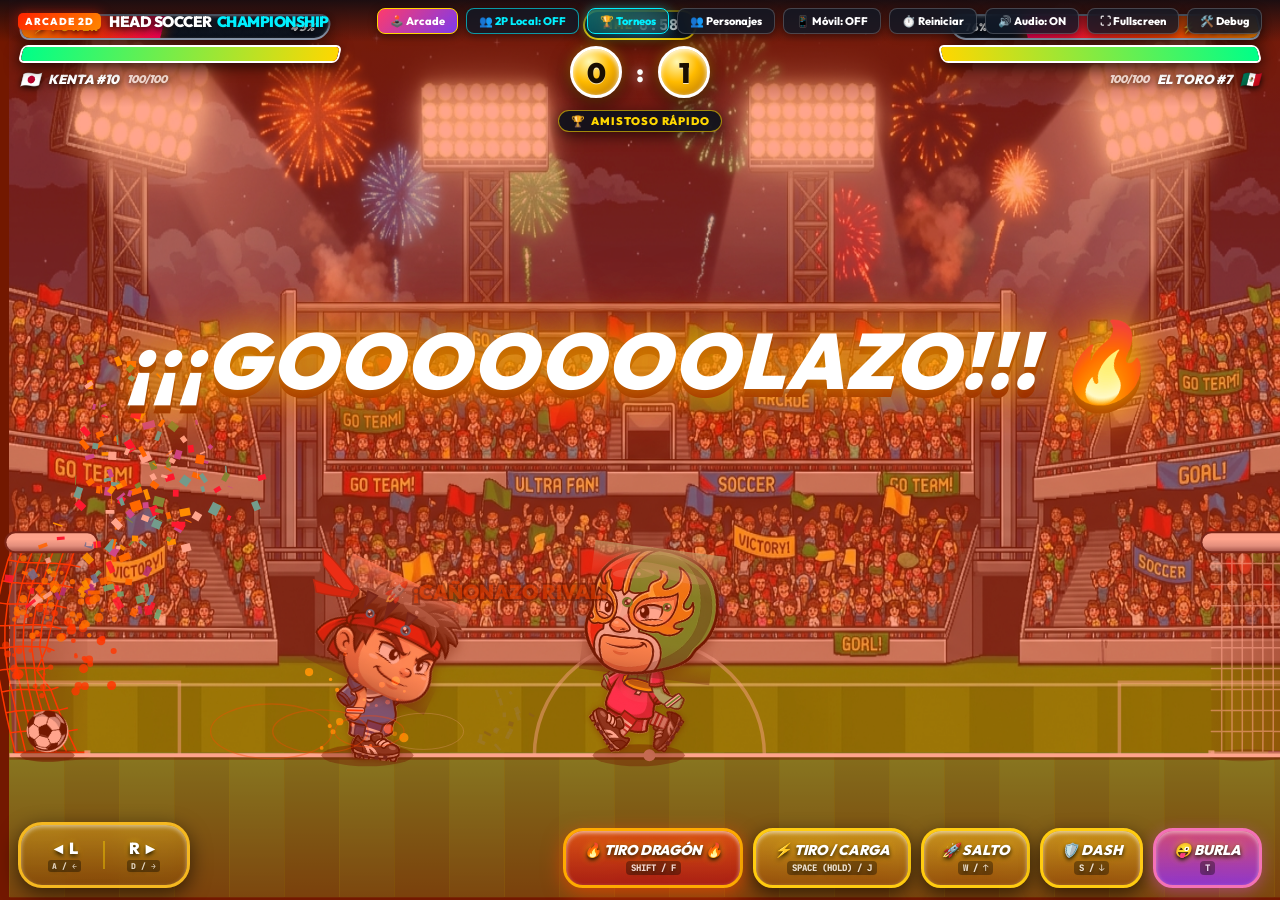
<file: games/head-soccer/index.html>
<!DOCTYPE html>
<html lang="es">
<head>
  <meta charset="UTF-8">
  <meta name="viewport" content="width=device-width, initial-scale=1.0, maximum-scale=1.0, user-scalable=no, viewport-fit=cover">
  <title>Head Soccer 2D — Authentic Arcade Championship</title>

  <!-- Google Fonts -->
  <link rel="preconnect" href="https://fonts.googleapis.com">
  <link rel="preconnect" href="https://fonts.gstatic.com" crossorigin>
  <link href="https://fonts.googleapis.com/css2?family=JetBrains+Mono:wght@700;900&family=Outfit:wght@400;600;700;800;900&display=swap" rel="stylesheet">

  <!-- Modular Stylesheets -->
  <link rel="stylesheet" href="css/variables.css?v=rework5">
  <link rel="stylesheet" href="css/layout.css?v=rework5">
  <link rel="stylesheet" href="css/stage.css?v=rework5">
  <link rel="stylesheet" href="css/inspector.css?v=rework5">
</head>
<body>
  <!-- BANNER ROTACIÓN EN MÓVIL VERTICAL -->
  <div id="orientHintHS" class="orient-hint-hs" onclick="this.style.display='none'">
    <span>📱 Gira la pantalla a horizontal para jugar mejor 🔄</span>
  </div>

  <!-- TOP COMPACT APP HEADER -->
  <header class="arcade-header">
    <div class="brand-row">
      <span class="brand-badge-arcade">ARCADE 2D</span>
      <div class="brand-title-arcade">HEAD SOCCER <span>CHAMPIONSHIP</span></div>
    </div>

    <div class="header-actions">
      <button class="header-btn" id="btnGoArcadeHub" style="background:linear-gradient(135deg,#ff3b6b,#7c3aed);color:#fff;border-color:#ffd700;">🕹️ Arcade</button>
      <button class="header-btn" id="btnToggle2P" style="border-color: rgba(0, 240, 255, 0.6); color: #00f0ff; font-weight: 800;">👥 2P Local: OFF</button>
      <button class="header-btn highlight" id="btnOpenTournaments">🏆 Torneos</button>
      <button class="header-btn" id="btnOpenRoster">👥 Personajes</button>
      <button class="header-btn" id="btnToggleMobile">📱 Móvil: OFF</button>
      <button class="header-btn" id="btnRestartMatch">⏱️ Reiniciar</button>
      <button class="header-btn" id="audioToggleBtn">🔊 Audio: ON</button>
      <button class="header-btn" id="btnFullscreen">⛶ Fullscreen</button>
      <button class="header-btn" id="btnToggleDebug">🛠️ Debug</button>
    </div>
  </header>

  <!-- FULLSCREEN GAME VIEWPORT -->
  <div class="game-viewport-wrapper" id="gameViewport">
    <canvas id="gameCanvas"></canvas>

    <!-- AUTHENTIC ARCADE HUD OVERLAY -->
    <div class="arcade-hud-root">
      
      <!-- P1 STATUS (LEFT) -->
      <div class="hud-fighter-bar p1">
        <div class="winged-power-frame p1">
          <div class="power-fill-bar" id="p1PowerBar" style="width: 30%;"></div>
          <div class="power-label-overlay">
            <span style="color: #ffd700;">⚡ POWER</span>
            <span id="p1PowerPct" style="color: #fff;">30%</span>
          </div>
        </div>

        <div class="life-bar-frame p1">
          <div class="life-damage-ghost" id="p1DamageGhost"></div>
          <div class="life-fill-bar" id="p1LifeBar"></div>
        </div>

        <div class="hud-name-badge" id="p1Badge">
          <span class="char-flag-icon" id="p1Flag">🇯🇵</span>
          <span id="p1Name">KENTA #10</span>
          <span style="font-size: 11px; opacity: 0.7;" id="p1HpText">100/100</span>
        </div>
      </div>

      <!-- CENTER SCOREBOARD & MATCH TIMER -->
      <div class="arcade-center-board">
        <div class="match-clock-box">
          <span>TIME</span>
          <span id="matchClock" style="color: #fff;">0:60</span>
        </div>

        <div class="score-discs-row">
          <div class="score-disc" id="p1Score">0</div>
          <div class="score-colon">:</div>
          <div class="score-disc" id="rivalScore">0</div>
        </div>

        <div class="hud-tournament-pill" id="hudTournamentPill">
          <span class="tourn-icon">🏆</span>
          <span id="tournStatusText">AMISTOSO RÁPIDO</span>
        </div>
      </div>

      <!-- RIVAL STATUS (RIGHT) -->
      <div class="hud-fighter-bar rival">
        <div class="winged-power-frame rival">
          <div class="power-fill-bar" id="rivalPowerBar" style="width: 30%;"></div>
          <div class="power-label-overlay" style="flex-direction: row-reverse;">
            <span style="color: #ff3700;">⚡ POWER</span>
            <span id="rivalPowerPct" style="color: #fff;">30%</span>
          </div>
        </div>

        <div class="life-bar-frame rival">
          <div class="life-damage-ghost" id="rivalDamageGhost"></div>
          <div class="life-fill-bar" id="rivalLifeBar"></div>
        </div>

        <div class="hud-name-badge" id="rivalBadge" style="flex-direction: row-reverse;">
          <span class="char-flag-icon" id="rivalFlag">🇲🇽</span>
          <span id="rivalName">EL TORO #7</span>
          <span style="font-size: 11px; opacity: 0.7;" id="rivalHpText">100/100</span>
        </div>
      </div>

    </div>

    <!-- STATUS PILLS -->
    <div class="hud-status-pills">
      <div class="status-pill dizzy" id="pillDizzy">😵 ¡MAREADO / STUNNED!</div>
      <div class="status-pill knockdown" id="pillKnockdown">💫 ¡DERRIBO / KNOCKDOWN!</div>
    </div>

    <!-- GOAL & MATCH OVER BANNERS -->
    <div class="goal-banner-overlay" id="goalBanner">¡¡¡GOOOOOOOLAZO!!! 🔥</div>
    <div class="match-over-overlay" id="matchOverBanner">
      <div id="matchOverTitle">¡VICTORIA! 🏆</div>
      <div style="font-size: 18px; margin-top: 6px; color: #ffd700;" id="matchOverSub">Presiona espacio para continuar</div>
    </div>

    <!-- BOTTOM ARCADE ACTION BUTTONS (AUTHENTIC RETRO CABINET) -->
    <div class="arcade-bottom-controls">
      <!-- Movement Group (Left Golden Dual D-Pad) -->
      <div class="ctrl-group">
        <div class="arcade-dpad-golden">
          <button class="dpad-arrow-btn" id="btnMoveLeft">
            <span>◄ L</span>
            <span class="arrow-key-hint">A / ←</span>
          </button>
          <div class="dpad-divider"></div>
          <button class="dpad-arrow-btn" id="btnMoveRight">
            <span>R ►</span>
            <span class="arrow-key-hint">D / →</span>
          </button>
        </div>
      </div>

      <!-- Actions Group (Right Golden Arcade Buttons) -->
      <div class="ctrl-group">
        <button class="golden-arcade-btn super-btn" id="btnSuper">
          <span id="superBtnName">🔥 TIRO DRAGÓN</span>
          <span class="btn-key-badge">SHIFT / F</span>
        </button>
        <button class="golden-arcade-btn" id="btnKick">
          <span>⚡ TIRO / CARGA</span>
          <span class="btn-key-badge">SPACE (HOLD) / J</span>
        </button>
        <button class="golden-arcade-btn" id="btnJump">
          <span>🚀 SALTO</span>
          <span class="btn-key-badge">W / ↑</span>
        </button>
        <button class="golden-arcade-btn" id="btnDash">
          <span>🛡️ DASH</span>
          <span class="btn-key-badge">S / ↓</span>
        </button>
        <button class="golden-arcade-btn taunt-btn" id="btnTaunt">
          <span>😜 BURLA</span>
          <span class="btn-key-badge">T</span>
        </button>
      </div>
    </div>

    <!-- FLOATING DEBUGGER PANEL (OPTIONAL PAIR-PROGRAMMING TOOLS) -->
    <div class="floating-debug-panel" id="floatingDebugPanel">
      <div class="debug-header">
        <span>🦴 SPINE RIG & HITBOX INSPECTOR</span>
        <button class="debug-close" id="btnCloseDebug">✕</button>
      </div>

      <div class="debug-section">
        <div class="debug-section-title">Capas de Depuración</div>
        <div class="debug-card">
          <div class="debug-row">
            <span>Hitboxes de Impacto</span>
            <label class="debug-switch">
              <input type="checkbox" id="dbgHitboxes">
              <span class="debug-slider-track"></span>
            </label>
          </div>
          <div class="debug-row">
            <span>Huesos Spine 2D (Diamonds)</span>
            <label class="debug-switch">
              <input type="checkbox" id="dbgBones">
              <span class="debug-slider-track"></span>
            </label>
          </div>
          <div class="debug-row">
            <span>Malla / Wireframe (Mesh)</span>
            <label class="debug-switch">
              <input type="checkbox" id="dbgMesh">
              <span class="debug-slider-track"></span>
            </label>
          </div>
          <div class="debug-row">
            <span>Rival CPU Activo</span>
            <label class="debug-switch">
              <input type="checkbox" id="dbgRival" checked>
              <span class="debug-slider-track"></span>
            </label>
          </div>
        </div>
      </div>

      <div class="debug-section">
        <div class="debug-section-title">Parámetros de Física</div>
        <div class="debug-card">
          <div class="debug-range-wrap">
            <div class="debug-range-header">
              <span>Tamaño Cabeza</span>
              <span id="dbgValHead">1.0x</span>
            </div>
            <input type="range" id="dbgSliderHead" min="0.7" max="1.5" step="0.05" value="1.0">
          </div>
          <div class="debug-range-wrap">
            <div class="debug-range-header">
              <span>Velocidad de Juego</span>
              <span id="dbgValSpeed">1.0x</span>
            </div>
            <input type="range" id="dbgSliderSpeed" min="0.2" max="2.0" step="0.1" value="1.0">
          </div>
        </div>
      </div>

      <div class="debug-section">
        <div class="debug-section-title">Propiedades de Porterías 🥅</div>
        <div class="debug-card">
          <div class="debug-row">
            <span>Estilo de Red</span>
            <select class="debug-select" id="dbgNetStyle">
              <option value="hexagon" selected>Hexagonal Champions 🏆</option>
              <option value="diamond">Malla Diamante Pro 💎</option>
              <option value="classic">Rejilla Clásica ⚽</option>
            </select>
          </div>
          <div class="debug-row">
            <span>Color de Red</span>
            <select class="debug-select" id="dbgNetColor">
              <option value="champions" selected>Plata Champions ✨</option>
              <option value="gold">Dorado Torneo 🥇</option>
              <option value="neon_cyan">Neón Arcade ⚡</option>
              <option value="classic">Blanco Estadio 🏟️</option>
            </select>
          </div>
          <div class="debug-row">
            <span>Sensores LED de Gol</span>
            <label class="debug-switch">
              <input type="checkbox" id="dbgGoalLed">
              <span class="debug-slider-track"></span>
            </label>
          </div>
          <div class="debug-row">
            <span>Línea Láser de Gol</span>
            <label class="debug-switch">
              <input type="checkbox" id="dbgGoalLaser">
              <span class="debug-slider-track"></span>
            </label>
          </div>
          <div class="debug-row">
            <span>Vibración de Postes</span>
            <label class="debug-switch">
              <input type="checkbox" id="dbgGoalVibe" checked>
              <span class="debug-slider-track"></span>
            </label>
          </div>
        </div>
      </div>
    </div>
  </div>

  <!-- CHARACTER SELECTION MODAL -->
  <div class="modal-backdrop" id="charSelectModal">
    <div class="char-select-dialog">
      <div class="char-select-header">
        <div class="char-select-title-group">
          <h2>🏆 ROSTER DE PERSONAJES</h2>
          <p>Selecciona tu delantero <b>Player 1</b> y tu <b>Rival CPU</b>. Cada uno cuenta con estadísticas y un Súper Tiro único.</p>
        </div>
        <button class="modal-close-btn" id="btnCloseRosterModal">✕</button>
      </div>

      <div class="roster-modal-grid" id="modalRosterGrid">
        <!-- Rendered dynamically by UIManager -->
      </div>
    </div>
  </div>

  <!-- TOURNAMENTS & GAME MODES MODAL -->
  <div class="modal-backdrop" id="tournamentModal">
    <div class="char-select-dialog tournament-dialog">
      <div class="char-select-header">
        <div class="char-select-title-group">
          <h2>🏆 MODOS DE TORNEO Y CAMPEONATO</h2>
          <p>Compite en la Copa Mundial con cuadro de eliminación, desafía la racha en Supervivencia o define en Gol de Oro.</p>
        </div>
        <button class="modal-close-btn" id="btnCloseTournModal">✕</button>
      </div>

      <!-- Mode Selection Tabs -->
      <div class="tourn-tabs-bar">
        <button class="tourn-tab-btn active" data-tab="copa">🏆 Copa Mundial</button>
        <button class="tourn-tab-btn" data-tab="local2p">👥 1 vs 1 Local</button>
        <button class="tourn-tab-btn" data-tab="survival">🔥 Supervivencia</button>
        <button class="tourn-tab-btn" data-tab="golden">⚡ Gol de Oro</button>
        <button class="tourn-tab-btn" data-tab="quick">⚽ Partido Rápido</button>
      </div>

      <!-- Tab 1: Copa Mundial (Bracket) -->
      <div class="tourn-tab-content active" id="tabContentCopa">
        <div class="bracket-stage-header">
          <div class="bracket-info-badge">
            <span id="bracketRoundTitle">ESTADO: CUARTOS DE FINAL</span>
            <span class="badge-sub">Gana 3 partidos consecutivos para coronarte Campeón Mundial</span>
          </div>
          <button class="tourn-action-btn pulse-glow" id="btnStartTournMatch">⚔️ ¡JUGAR PARTIDO! (CUARTOS)</button>
        </div>

        <div class="tournament-bracket-tree" id="bracketTreeRoot">
          <!-- Rendered dynamically by UIManager -->
        </div>
      </div>

      <!-- Tab 2: 1 vs 1 Local Multiplayer -->
      <div class="tourn-tab-content" id="tabContentLocal2p">
        <div class="survival-view-card">
          <div class="survival-badge-large" style="background: linear-gradient(135deg, #00f0ff, #ff0077);">👥 1 VS 1 MULTIJUGADOR LOCAL</div>
          <p class="survival-desc">¡Enfréntate a un amigo en el mismo teclado o con 2 mandos / gamepads de consola (Xbox / PlayStation)!</p>
          
          <div class="two-player-controls-guide" style="display: grid; grid-template-columns: 1fr 1fr; gap: 16px; margin: 18px 0; text-align: left;">
            <div style="background: rgba(0, 240, 255, 0.08); border: 1px solid rgba(0, 240, 255, 0.35); border-radius: 12px; padding: 14px;">
              <div style="color: #00f0ff; font-weight: 800; font-size: 15px; margin-bottom: 8px;">⭐ JUGADOR 1 (Izquierda)</div>
              <div style="font-size: 13px; color: #ddd; line-height: 1.6;">
                • <b>Moverse</b>: <kbd style="background: #222; border: 1px solid #555; padding: 2px 6px; border-radius: 4px;">A</kbd> / <kbd style="background: #222; border: 1px solid #555; padding: 2px 6px; border-radius: 4px;">D</kbd><br>
                • <b>Salto / Cabeza</b>: <kbd style="background: #222; border: 1px solid #555; padding: 2px 6px; border-radius: 4px;">W</kbd><br>
                • <b>Dash / Deslizar</b>: <kbd style="background: #222; border: 1px solid #555; padding: 2px 6px; border-radius: 4px;">S</kbd><br>
                • <b>Tiro / Carga</b>: <kbd style="background: #222; border: 1px solid #555; padding: 2px 6px; border-radius: 4px;">Espacio</kbd> / <kbd style="background: #222; border: 1px solid #555; padding: 2px 6px; border-radius: 4px;">J</kbd><br>
                • <b>Súper Tiro</b>: <kbd style="background: #222; border: 1px solid #555; padding: 2px 6px; border-radius: 4px;">Shift Izq</kbd> / <kbd style="background: #222; border: 1px solid #555; padding: 2px 6px; border-radius: 4px;">F</kbd><br>
                • <b>Gamepad</b>: Mando 1 (Stick / D-pad + A / B / Y)
              </div>
            </div>
            <div style="background: rgba(255, 55, 0, 0.08); border: 1px solid rgba(255, 55, 0, 0.35); border-radius: 12px; padding: 14px;">
              <div style="color: #ff3700; font-weight: 800; font-size: 15px; margin-bottom: 8px;">🎮 JUGADOR 2 (Derecha)</div>
              <div style="font-size: 13px; color: #ddd; line-height: 1.6;">
                • <b>Moverse</b>: <kbd style="background: #222; border: 1px solid #555; padding: 2px 6px; border-radius: 4px;">←</kbd> / <kbd style="background: #222; border: 1px solid #555; padding: 2px 6px; border-radius: 4px;">→</kbd> o Numpad 4/6<br>
                • <b>Salto / Cabeza</b>: <kbd style="background: #222; border: 1px solid #555; padding: 2px 6px; border-radius: 4px;">↑</kbd> o Numpad 8<br>
                • <b>Dash / Deslizar</b>: <kbd style="background: #222; border: 1px solid #555; padding: 2px 6px; border-radius: 4px;">↓</kbd> o Numpad 2<br>
                • <b>Tiro / Carga</b>: <kbd style="background: #222; border: 1px solid #555; padding: 2px 6px; border-radius: 4px;">Enter</kbd> / <kbd style="background: #222; border: 1px solid #555; padding: 2px 6px; border-radius: 4px;">L</kbd><br>
                • <b>Súper Tiro</b>: <kbd style="background: #222; border: 1px solid #555; padding: 2px 6px; border-radius: 4px;">Shift Der</kbd> / <kbd style="background: #222; border: 1px solid #555; padding: 2px 6px; border-radius: 4px;">P</kbd><br>
                • <b>Gamepad</b>: Mando 2 (Stick / D-pad + A / B / Y)
              </div>
            </div>
          </div>

          <button class="tourn-action-btn pulse-glow" id="btnStartLocal2P" style="background: linear-gradient(135deg, #00f0ff, #ff0077);">👥 ¡COMENZAR PARTIDO 1 VS 1 LOCAL!</button>
        </div>
      </div>

      <!-- Tab 3: Supervivencia (Gauntlet) -->
      <div class="tourn-tab-content" id="tabContentSurvival">
        <div class="survival-view-card">
          <div class="survival-badge-large">🔥 MODO SUPERVIVENCIA</div>
          <p class="survival-desc">Enfréntate a una serie interminable de rivales. Tu vida <b>no se restaura completamente</b> entre partidos (+30 HP de bonificación por victoria). ¿Cuántos podrás vencer seguidos?</p>
          
          <div class="survival-stats-row">
            <div class="survival-stat-box">
              <span class="stat-num" id="survivalCurrentStreak">0</span>
              <span class="stat-lbl">RACHA ACTUAL</span>
            </div>
            <div class="survival-stat-box highlight">
              <span class="stat-num" id="survivalBestStreak">0</span>
              <span class="stat-lbl">MEJOR RÉCORD</span>
            </div>
            <div class="survival-stat-box">
              <span class="stat-num" id="survivalHpBonus">+30 HP</span>
              <span class="stat-lbl">BONUS VICTORIA</span>
            </div>
          </div>

          <button class="tourn-action-btn pulse-glow" id="btnStartSurvival">🔥 ¡COMENZAR DESAFÍO DE SUPERVIVENCIA!</button>
        </div>
      </div>

      <!-- Tab 4: Gol de Oro (Sudden Death) -->
      <div class="tourn-tab-content" id="tabContentGolden">
        <div class="survival-view-card">
          <div class="survival-badge-large" style="background: linear-gradient(135deg, #ffd700, #ff5500);">⚡ MUERTE SÚBITA / GOL DE ORO</div>
          <p class="survival-desc">¡Máxima adrenalina! Sin tiempo límite. <b>El primer jugador en anotar un gol gana instantáneamente el partido.</b> Cualquier error es la derrota.</p>
          <button class="tourn-action-btn pulse-glow" id="btnStartGoldenGoal" style="background: linear-gradient(135deg, #ff9100, #ff0055);">⚡ ¡INICIAR MUERTE SÚBITA!</button>
        </div>
      </div>

      <!-- Tab 5: Amistoso Rápido -->
      <div class="tourn-tab-content" id="tabContentQuick">
        <div class="survival-view-card">
          <div class="survival-badge-large" style="background: linear-gradient(135deg, #00f0ff, #0066ff);">⚽ AMISTOSO CLÁSICO ARCADE</div>
          <p class="survival-desc">Partido tradicional de 60 segundos. Prueba técnicas, combos aéreos, tiros especiales y entrena libremente contra cualquier rival.</p>
          <button class="tourn-action-btn" id="btnStartQuickMatch">⚽ JUGAR PARTIDO AMISTOSO</button>
        </div>
      </div>
    </div>
  </div>

  <!-- TROPHY CHAMPIONSHIP CELEBRATION MODAL -->
  <div class="modal-backdrop" id="trophyModal">
    <div class="trophy-celebration-dialog">
      <div class="trophy-icon-glow">🏆</div>
      <h1 class="trophy-title">¡¡¡CAMPEÓN DEL MUNDO!!!</h1>
      <p class="trophy-subtitle" id="trophySubtitle">Has conquistado la Gran Final del Torneo Head Soccer 2D</p>
      <div class="trophy-champion-badge" id="trophyChampBadge">
        <span class="trophy-flag" id="trophyFlag">🇯🇵</span>
        <span class="trophy-name" id="trophyName">KENTA #10</span>
      </div>
      <button class="trophy-claim-btn pulse-glow" id="btnClaimTrophy">⭐ ¡LEVANTAR LA COPA DORADA! ⭐</button>
    </div>
  </div>

  <!-- Main Game Bootstrap -->
  <script src="bundle.js"></script>
  <script>
    document.getElementById('btnGoArcadeHub')?.addEventListener('click', () => {
      if (window.parent && window.parent !== window) {
        window.parent.postMessage({ type: 'ARCADE_HUB_HOME' }, '*');
      } else {
        window.location.href = '../../index.html';
      }
    });
  </script>
</body>
</html>
</file>
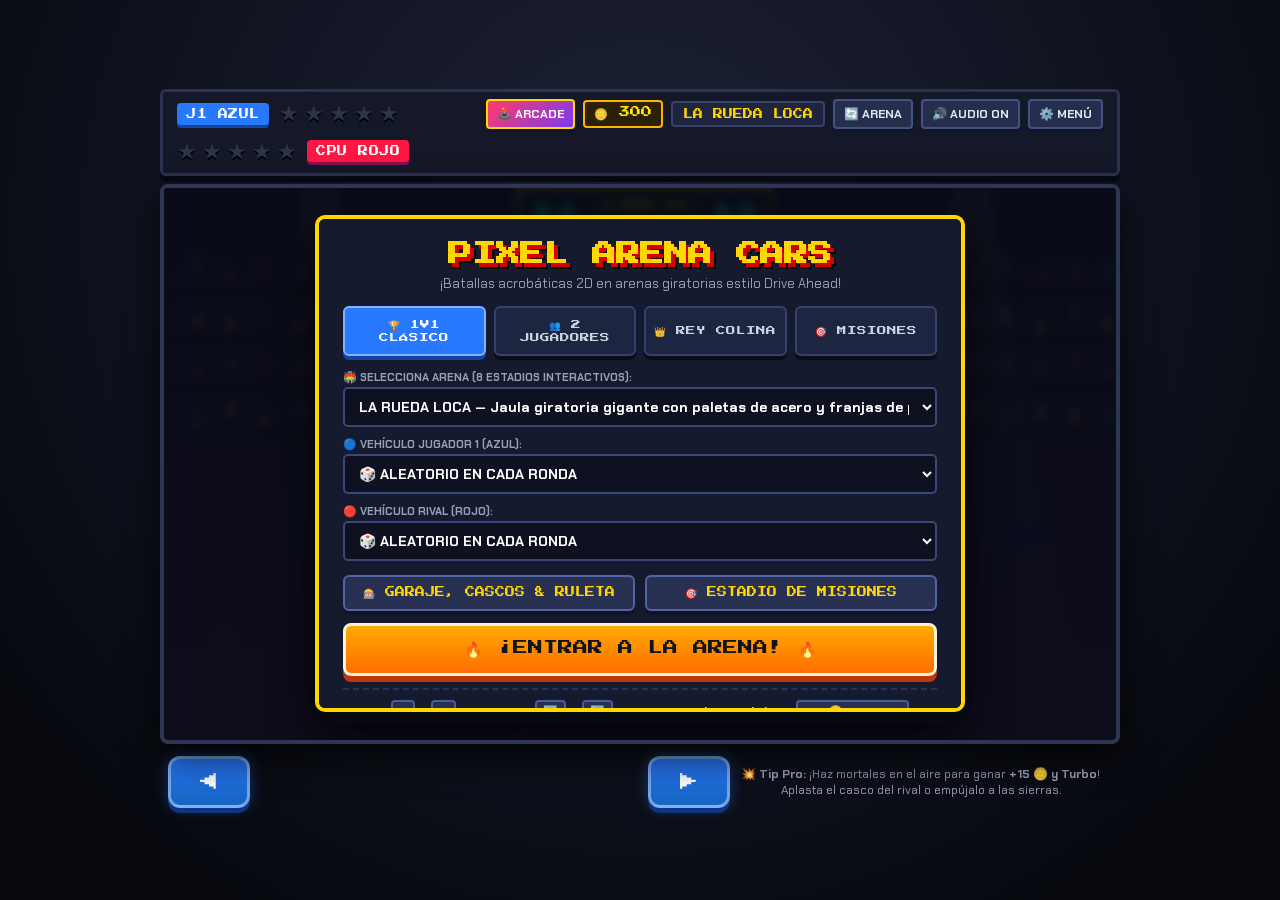
<file: games/pixel-arena-cars/index.html>
<!DOCTYPE html>
<html lang="es">
<head>
    <meta charset="UTF-8" />
    <meta name="viewport" content="width=device-width, initial-scale=1.0, maximum-scale=1.0, user-scalable=no, viewport-fit=cover" />
    <title>Pixel Arena Cars — Edición Arcade Completa</title>
    <link rel="stylesheet" href="styles.css" />
</head>
<body>
    <div id="orientHintPAC" class="orient-hint-pac" onclick="this.style.display='none'">
        <span>📱 Gira a horizontal para mejor visión 🔄</span>
    </div>
    <div class="arcade-wrapper">
        <!-- Marcador Superior de Estrellas y Monedas -->
        <header class="top-hud">
            <div class="player-score-box">
                <span class="player-tag p1">J1 AZUL</span>
                <div id="p1Stars" class="stars-row">
                    <span class="star">★</span>
                    <span class="star">★</span>
                    <span class="star">★</span>
                    <span class="star">★</span>
                    <span class="star">★</span>
                </div>
            </div>

            <div class="hud-center">
                <button id="btnGoArcadeHub" class="hud-btn" style="background:linear-gradient(135deg,#ff3b6b,#7c3aed);color:#fff;border-color:#ffd700;" title="Volver al Selector de 3 Juegos">🕹️ ARCADE</button>
                <span id="hudCoins" class="coin-badge">🪙 250</span>
                <span id="hudArenaName" class="arena-badge">LA RUEDA LOCA</span>
                <button id="btnNextArena" class="hud-btn" title="Cambiar a la siguiente arena">🔄 ARENA</button>
                <button id="btnMute" class="hud-btn">🔊 AUDIO ON</button>
                <button id="btnBackMenu" class="hud-btn">⚙️ MENÚ</button>
            </div>

            <div class="player-score-box">
                <div id="p2Stars" class="stars-row">
                    <span class="star">★</span>
                    <span class="star">★</span>
                    <span class="star">★</span>
                    <span class="star">★</span>
                    <span class="star">★</span>
                </div>
                <span id="p2LabelTag" class="player-tag p2">CPU ROJO</span>
            </div>
        </header>

        <!-- Escenario Principal 2D Pixel Art -->
        <main class="stage-container">
            <canvas id="gameCanvas" width="960" height="560"></canvas>

            <!-- Instantánea Polaroid del KO (Clásico de Drive Ahead!) -->
            <div id="koPolaroid" class="ko-polaroid hidden">
                <canvas id="polaroidCanvas" width="160" height="100"></canvas>
                <div id="polaroidCaption">📸 ¡FOTO DEL KO!</div>
            </div>

            <!-- Banner Dinámico de Rondas / KO / Muerte Súbita -->
            <div id="roundBanner" class="round-banner hidden">
                <div id="bannerTitle">¡LA RUEDA LOCA!</div>
                <div id="bannerSub">¡Golpea el casco del rival para ganar una estrella!</div>
            </div>

            <!-- Menú Principal -->
            <div id="menuOverlay" class="overlay-panel">
                <div class="menu-card">
                    <h1 class="game-logo">PIXEL ARENA CARS</h1>
                    <p class="game-subtitle">¡Batallas acrobáticas 2D en arenas giratorias estilo Drive Ahead!</p>

                    <div class="mode-selector">
                        <button class="mode-btn selected" data-mode="cpu">🏆 1V1 CLÁSICO</button>
                        <button class="mode-btn" data-mode="2p">👥 2 JUGADORES</button>
                        <button class="mode-btn" data-mode="koth">👑 REY COLINA</button>
                        <button class="mode-btn" data-mode="mission">🎯 MISIONES</button>
                    </div>

                    <div class="config-grid">
                        <div class="config-row">
                            <label for="arenaSelect">🏟️ SELECCIONA ARENA (8 ESTADIOS INTERACTIVOS):</label>
                            <select id="arenaSelect" class="pixel-select">
                                <option value="random">🎲 ARENA ALEATORIA EN CADA RONDA</option>
                            </select>
                        </div>

                        <div class="config-row">
                            <label for="p1CarSelect">🔵 VEHÍCULO JUGADOR 1 (AZUL):</label>
                            <select id="p1CarSelect" class="pixel-select">
                                <option value="random">🎲 ALEATORIO EN CADA RONDA</option>
                            </select>
                        </div>

                        <div class="config-row">
                            <label for="p2CarSelect">🔴 VEHÍCULO RIVAL (ROJO):</label>
                            <select id="p2CarSelect" class="pixel-select">
                                <option value="random">🎲 ALEATORIO EN CADA RONDA</option>
                            </select>
                        </div>
                    </div>

                    <div class="menu-actions-row">
                        <button id="btnOpenGarage" class="secondary-action-btn">🎰 GARAJE, CASCOS & RULETA</button>
                        <button id="btnOpenMissions" class="secondary-action-btn">🎯 ESTADIO DE MISIONES</button>
                    </div>

                    <button id="btnStartMatch" class="start-btn">🔥 ¡ENTRAR A LA ARENA! 🔥</button>

                    <div class="controls-hint">
                        <div>
                            <strong>J1:</strong>
                            <span class="key-pill">A</span> / <span class="key-pill">D</span>
                        </div>
                        <div>
                            <strong>J2:</strong>
                            <span class="key-pill">⬅️</span> / <span class="key-pill">➡️</span>
                        </div>
                        <div>
                            <strong>Mortales en el aire =</strong>
                            <span class="key-pill">+15 🪙 + TURBO</span>
                        </div>
                    </div>
                </div>
            </div>

            <!-- Modal del Garaje, Cascos y Máquina de Premios -->
            <div id="garageModal" class="overlay-panel hidden">
                <div class="menu-card wide-card">
                    <div style="display: flex; justify-content: space-between; align-items: center; margin-bottom: 10px;">
                        <h2 class="game-logo" style="font-size: 18px; margin: 0;">🎰 GARAJE & MÁQUINA DE PREMIOS</h2>
                        <div style="display: flex; gap: 10px; align-items: center;">
                            <span id="garageCoins" class="coin-badge">🪙 250</span>
                            <button id="btnCloseGarage" class="hud-btn">✖ CERRAR</button>
                        </div>
                    </div>

                    <div class="gacha-banner">
                        <div style="text-align: left;">
                            <div style="font-family: 'Press Start 2P', monospace; font-size: 11px; color: #ffea00; margin-bottom: 4px;">
                                CÁPSULA SORPRESA (100 🪙)
                            </div>
                            <div id="gachaResultText" style="font-size: 13px; color: #e2e8f0;">
                                ¡Gira la ruleta para desbloquear coches épicos, legendarios o cascos especiales!
                            </div>
                        </div>
                        <div style="display: flex; gap: 8px; flex-wrap: wrap;">
                            <button id="btnRollGacha" class="hud-btn" style="background: #d500f9; border-color: #f3e5f5; font-size: 13px; padding: 8px 14px;">
                                🎰 GIRAR RULETA (100 🪙)
                            </button>
                            <button id="btnToggleUnlockAll" class="hud-btn" style="background: #1e293b;">
                                🔓 ACTIVAR MODO LIBRE (DESBLOQUEAR TODO)
                            </button>
                        </div>
                    </div>

                    <h3 style="text-align: left; font-size: 13px; color: #ffd600; margin-bottom: 8px;">
                        🏎️ 12 VEHÍCULOS DE COMBATE:
                    </h3>
                    <div id="garageCarsGrid" class="garage-grid"></div>

                    <h3 style="text-align: left; font-size: 13px; color: #00e5ff; margin-bottom: 8px;">
                        🪖 8 CASCOS DE PILOTO:
                    </h3>
                    <div id="garageHelmetsGrid" class="garage-grid"></div>
                </div>
            </div>

            <!-- Modal de Estadio de Misiones -->
            <div id="missionsModal" class="overlay-panel hidden">
                <div class="menu-card wide-card">
                    <div style="display: flex; justify-content: space-between; align-items: center; margin-bottom: 14px;">
                        <h2 class="game-logo" style="font-size: 18px; margin: 0;">🎯 ESTADIO DE MISIONES & JEFES</h2>
                        <button id="btnCloseMissions" class="hud-btn">✖ VOLVER</button>
                    </div>
                    <div id="missionsGrid" class="missions-grid"></div>
                </div>
            </div>

            <!-- Modal de Fin de Partida / Victoria -->
            <div id="victoryModal" class="overlay-panel hidden">
                <div class="menu-card">
                    <h2 id="victoryTitle" class="game-logo">🏆 ¡JUGADOR 1 GANA!</h2>
                    <p id="victorySub" class="game-subtitle" style="font-size: 16px; color: #fff; margin: 14px 0 22px;">
                        Marcador Final: 5 ★ — 2 ★
                    </p>
                    <div style="display: flex; gap: 12px;">
                        <button id="btnRematch" class="start-btn">⚡ JUGAR DE NUEVO</button>
                        <button id="btnVictoryMenu" class="mode-btn" style="flex: 0.6; font-size: 11px;">MENÚ / GARAJE</button>
                    </div>
                </div>
            </div>
        </main>

        <!-- Controles Táctiles / Botones de Pedal en Pantalla -->
        <footer class="touch-controls-bar">
            <div class="touch-group">
                <button id="btn-p1-left" class="pedal-btn p1-btn">◀</button>
                <button id="btn-p1-right" class="pedal-btn p1-btn">▶</button>
            </div>

            <div class="center-tip">
                💥 <strong>Tip Pro:</strong> ¡Haz mortales en el aire para ganar <strong>+15 🪙 y Turbo</strong>! Aplasta el casco del rival o empújalo a las sierras.
            </div>

            <div id="touch-p2-group" class="touch-group" style="display: none;">
                <button id="btn-p2-left" class="pedal-btn p2-btn">◀</button>
                <button id="btn-p2-right" class="pedal-btn p2-btn">▶</button>
            </div>
        </footer>
    </div>

    <script src="js/storage.js"></script>
    <script src="js/audio.js"></script>
    <script src="js/sprites.js"></script>
    <script src="js/physics.js"></script>
    <script src="js/arenas.js"></script>
    <script src="js/game.js"></script>
    <script>
      document.getElementById('btnGoArcadeHub')?.addEventListener('click', () => {
        if (window.parent && window.parent !== window) {
          window.parent.postMessage({ type: 'ARCADE_HUB_HOME' }, '*');
        } else {
          window.location.href = '../../index.html';
        }
      });
    </script>
</body>
</html>
</file>
<file: games/head-soccer/css/variables.css>
:root {
  --bg-dark: #080c14;
  --bg-panel: rgba(15, 23, 38, 0.94);
  --bg-card: rgba(22, 33, 52, 0.82);
  --border: rgba(255, 255, 255, 0.16);
  --border-focus: #00f0ff;
  --accent-cyan: #00f0ff;
  --accent-orange: #ff6b00;
  --accent-fire: #ff2200;
  --accent-green: #00ff88;
  --accent-yellow: #ffd700;
  --text: #ffffff;
  --text-muted: #94a3b8;
  --gold-glow: 0 0 25px rgba(255, 215, 0, 0.6);
  --cyan-glow: 0 0 25px rgba(0, 240, 255, 0.5);
  --fire-glow: 0 0 25px rgba(255, 55, 0, 0.6);
}

* {
  box-sizing: border-box;
  margin: 0;
  padding: 0;
  user-select: none;
  -webkit-user-select: none;
}

body {
  background: var(--bg-dark);
  color: var(--text);
  font-family: 'Outfit', -apple-system, BlinkMacSystemFont, 'Segoe UI', Roboto, sans-serif;
  height: 100vh;
  width: 100vw;
  overflow: hidden;
  display: flex;
  flex-direction: column;
}
</file>
<file: games/head-soccer/css/layout.css>
/* TOP APP HEADER (FLOATING TRANSPARENT OVERLAY) */
header.arcade-header {
  position: absolute;
  top: 0;
  left: 0;
  right: 0;
  height: 42px;
  background: linear-gradient(180deg, rgba(6, 10, 18, 0.8) 0%, rgba(6, 10, 18, 0) 100%);
  padding: 0 18px;
  display: flex;
  align-items: center;
  justify-content: space-between;
  z-index: 90;
  pointer-events: none;
}

.brand-row {
  display: flex;
  align-items: center;
  gap: 8px;
  pointer-events: auto;
}

.brand-badge-arcade {
  background: linear-gradient(135deg, #ff2200, #ff8800);
  color: #fff;
  font-weight: 900;
  font-size: 10px;
  padding: 2px 7px;
  border-radius: 5px;
  letter-spacing: 1px;
  text-transform: uppercase;
  box-shadow: 0 0 12px rgba(255, 34, 0, 0.5);
}

.brand-title-arcade {
  font-size: 15px;
  font-weight: 900;
  letter-spacing: -0.5px;
  display: flex;
  align-items: center;
  gap: 5px;
  color: #fff;
  text-shadow: 0 2px 6px rgba(0, 0, 0, 0.8);
}

.brand-title-arcade span {
  color: var(--accent-cyan);
}

.header-actions {
  display: flex;
  align-items: center;
  gap: 8px;
  pointer-events: auto;
}

.header-btn {
  background: rgba(16, 24, 38, 0.8);
  border: 1px solid rgba(255, 255, 255, 0.2);
  backdrop-filter: blur(8px);
  color: var(--text);
  padding: 5px 12px;
  border-radius: 8px;
  font-size: 11px;
  font-weight: 800;
  font-family: inherit;
  cursor: pointer;
  display: flex;
  align-items: center;
  gap: 5px;
  transition: all 0.15s ease;
  box-shadow: 0 2px 8px rgba(0, 0, 0, 0.4);
}

.header-btn:hover {
  background: rgba(255, 255, 255, 0.2);
  border-color: rgba(255, 255, 255, 0.4);
  transform: translateY(-1px);
}

.header-btn.highlight {
  background: linear-gradient(135deg, rgba(0, 240, 255, 0.35), rgba(0, 240, 255, 0.1));
  border-color: var(--accent-cyan);
  color: var(--accent-cyan);
  box-shadow: 0 0 12px rgba(0, 240, 255, 0.35);
}

.header-btn.highlight:hover {
  background: var(--accent-cyan);
  color: #000;
  box-shadow: 0 0 20px rgba(0, 240, 255, 0.6);
}

/* FULLSCREEN WORKSPACE (100% OF VIEWPORT) */
.game-viewport-wrapper {
  position: relative;
  width: 100vw;
  height: 100vh;
  overflow: hidden;
  background: #000;
}

canvas#gameCanvas {
  position: absolute;
  top: 0;
  left: 0;
  width: 100%;
  height: 100%;
  display: block;
}

/* FLOATING DEBUGGER PANEL (COLLAPSIBLE) */
.floating-debug-panel {
  position: absolute;
  top: 70px;
  right: 16px;
  width: 320px;
  background: rgba(13, 19, 30, 0.94);
  border: 1px solid var(--border);
  backdrop-filter: blur(14px);
  border-radius: 14px;
  padding: 14px;
  z-index: 120;
  box-shadow: 0 10px 35px rgba(0, 0, 0, 0.6);
  display: none;
  flex-direction: column;
  gap: 12px;
}

.floating-debug-panel.open {
  display: flex;
}

.debug-header {
  display: flex;
  justify-content: space-between;
  align-items: center;
  font-weight: 800;
  font-size: 13px;
  color: var(--accent-cyan);
  border-bottom: 1px solid rgba(255, 255, 255, 0.1);
  padding-bottom: 6px;
}

.debug-close {
  background: none;
  border: none;
  color: var(--text-muted);
  cursor: pointer;
  font-size: 16px;
}

.debug-close:hover {
  color: #fff;
}

.debug-toggle-row {
  display: flex;
  justify-content: space-between;
  align-items: center;
  font-size: 12px;
  font-weight: 600;
}

/* MODAL OVERLAY FOR CHARACTER SELECT */
.modal-backdrop {
  position: fixed;
  inset: 0;
  background: rgba(4, 7, 12, 0.88);
  backdrop-filter: blur(16px);
  display: none;
  align-items: center;
  justify-content: center;
  z-index: 200;
  padding: 24px;
  opacity: 0;
  pointer-events: none;
  transition: opacity 0.25s ease;
}

.modal-backdrop.open {
  display: flex;
  opacity: 1;
  pointer-events: auto;
}

.char-select-dialog {
  width: 100%;
  max-width: 1140px;
  max-height: 88vh;
  overflow-y: auto;
  background: rgba(15, 23, 38, 0.96);
  border: 1px solid rgba(255, 255, 255, 0.2);
  border-radius: 20px;
  box-shadow: 0 25px 60px rgba(0, 0, 0, 0.8);
  padding: 24px 30px;
  display: flex;
  flex-direction: column;
  gap: 20px;
  transform: scale(0.94);
  transition: transform 0.25s cubic-bezier(0.175, 0.885, 0.32, 1.275);
}

.char-select-dialog::-webkit-scrollbar {
  width: 8px;
}
.char-select-dialog::-webkit-scrollbar-track {
  background: rgba(0, 0, 0, 0.3);
  border-radius: 8px;
}
.char-select-dialog::-webkit-scrollbar-thumb {
  background: rgba(255, 215, 0, 0.4);
  border-radius: 8px;
}
.char-select-dialog::-webkit-scrollbar-thumb:hover {
  background: rgba(255, 215, 0, 0.75);
}

.modal-backdrop.open .char-select-dialog {
  transform: scale(1);
}

.char-select-header {
  display: flex;
  justify-content: space-between;
  align-items: center;
  border-bottom: 1px solid rgba(255, 255, 255, 0.12);
  padding-bottom: 14px;
}

.char-select-title-group h2 {
  font-size: 24px;
  font-weight: 900;
  letter-spacing: -0.5px;
  color: #fff;
}

.char-select-title-group p {
  font-size: 13px;
  color: var(--text-muted);
  margin-top: 2px;
}

.modal-close-btn {
  background: rgba(255, 255, 255, 0.08);
  border: 1px solid var(--border);
  color: #fff;
  font-size: 18px;
  width: 36px;
  height: 36px;
  border-radius: 50%;
  cursor: pointer;
  display: flex;
  align-items: center;
  justify-content: center;
  transition: all 0.15s;
}

.modal-close-btn:hover {
  background: rgba(255, 55, 0, 0.8);
  border-color: #ff3700;
  transform: scale(1.08);
}

/* ==========================================================================
   TOURNAMENTS & GAME MODES STYLING
   ========================================================================== */
.tournament-dialog {
  max-width: 1050px;
}

.tourn-tabs-bar {
  display: flex;
  gap: 10px;
  border-bottom: 2px solid rgba(255, 255, 255, 0.1);
  padding-bottom: 12px;
}

.tourn-tab-btn {
  background: rgba(255, 255, 255, 0.05);
  border: 1px solid rgba(255, 255, 255, 0.15);
  color: #ccc;
  font-family: inherit;
  font-size: 13px;
  font-weight: 800;
  padding: 8px 18px;
  border-radius: 10px;
  cursor: pointer;
  transition: all 0.2s ease;
}

.tourn-tab-btn:hover {
  background: rgba(255, 255, 255, 0.15);
  color: #fff;
}

.tourn-tab-btn.active {
  background: linear-gradient(135deg, rgba(255, 215, 0, 0.3), rgba(255, 100, 0, 0.2));
  border-color: #ffd700;
  color: #ffd700;
  box-shadow: 0 0 15px rgba(255, 215, 0, 0.35);
}

.tourn-tab-content {
  display: none;
  animation: fadeIn 0.25s ease-out;
}

.tourn-tab-content.active {
  display: block;
}

@keyframes fadeIn {
  from { opacity: 0; transform: translateY(6px); }
  to { opacity: 1; transform: translateY(0); }
}

.bracket-stage-header {
  display: flex;
  justify-content: space-between;
  align-items: center;
  margin-bottom: 18px;
  background: rgba(255, 255, 255, 0.03);
  padding: 12px 18px;
  border-radius: 12px;
  border: 1px solid rgba(255, 255, 255, 0.08);
}

.bracket-info-badge {
  display: flex;
  flex-direction: column;
  gap: 2px;
}

#bracketRoundTitle {
  font-size: 15px;
  font-weight: 900;
  color: #ffd700;
  letter-spacing: 0.5px;
}

.badge-sub {
  font-size: 11px;
  color: var(--text-muted);
}

.tourn-action-btn {
  background: linear-gradient(135deg, #00f0ff, #0066ff);
  border: 2px solid #ffffff;
  color: #fff;
  font-family: inherit;
  font-size: 14px;
  font-weight: 900;
  padding: 10px 22px;
  border-radius: 12px;
  cursor: pointer;
  box-shadow: 0 6px 20px rgba(0, 150, 255, 0.4);
  transition: all 0.2s cubic-bezier(0.175, 0.885, 0.32, 1.275);
}

.tourn-action-btn:hover {
  transform: scale(1.04);
  box-shadow: 0 8px 28px rgba(0, 240, 255, 0.6);
}

.tourn-action-btn.pulse-glow {
  animation: pulseButtonGlow 1.2s infinite alternate ease-in-out;
}

@keyframes pulseButtonGlow {
  from { filter: brightness(1) drop-shadow(0 0 6px rgba(0, 240, 255, 0.5)); }
  to { filter: brightness(1.2) drop-shadow(0 0 18px rgba(0, 240, 255, 0.9)); }
}

/* BRACKET TREE LAYOUT */
.tournament-bracket-tree {
  display: grid;
  grid-template-columns: 1fr 1fr 1fr;
  gap: 20px;
  background: rgba(6, 10, 18, 0.6);
  border-radius: 16px;
  padding: 20px;
  border: 1px solid rgba(255, 255, 255, 0.08);
}

.bracket-column {
  display: flex;
  flex-direction: column;
  gap: 12px;
}

.bracket-col-header {
  font-size: 12px;
  font-weight: 900;
  letter-spacing: 1.2px;
  color: var(--accent-cyan);
  text-align: center;
  border-bottom: 1px solid rgba(255, 255, 255, 0.1);
  padding-bottom: 6px;
}

.bracket-col-matches {
  display: flex;
  flex-direction: column;
  gap: 12px;
}

.bracket-col-matches.spread {
  justify-content: space-around;
  height: 100%;
}

.bracket-col-matches.centered {
  justify-content: center;
  align-items: center;
  height: 100%;
}

.bracket-match-card {
  background: rgba(18, 26, 42, 0.85);
  border: 1.5px solid rgba(255, 255, 255, 0.12);
  border-radius: 10px;
  padding: 8px 10px;
  display: flex;
  flex-direction: column;
  gap: 4px;
  box-shadow: 0 4px 14px rgba(0, 0, 0, 0.4);
}

.bracket-match-card.player-match {
  border-color: var(--accent-cyan);
  box-shadow: 0 0 16px rgba(0, 240, 255, 0.25);
}

.bracket-match-card.gold-border {
  border-color: #ffd700;
  box-shadow: 0 0 20px rgba(255, 215, 0, 0.3);
}

.bracket-team-slot {
  display: flex;
  align-items: center;
  justify-content: space-between;
  padding: 4px 8px;
  border-radius: 6px;
  background: rgba(255, 255, 255, 0.04);
  font-size: 12px;
  font-weight: 700;
}

.bracket-team-slot.placeholder {
  color: #666;
  font-style: italic;
}

.bracket-team-slot.is-user {
  background: rgba(0, 240, 255, 0.15);
  color: var(--accent-cyan);
}

.bracket-team-slot.winner {
  background: rgba(255, 215, 0, 0.2);
  font-weight: 900;
  color: #ffd700;
}

.slot-score {
  font-family: 'JetBrains Mono', monospace;
  font-size: 11px;
}

.bracket-vs-divider {
  font-size: 9px;
  font-weight: 900;
  text-align: center;
  color: #777;
  letter-spacing: 1px;
}

.bracket-vs-divider.gold {
  color: #ffd700;
}

.bracket-cup-symbol {
  font-size: 58px;
  text-align: center;
  margin-top: 14px;
  filter: drop-shadow(0 0 16px #ffd700);
  animation: floatCup 2s infinite ease-in-out alternate;
}

@keyframes floatCup {
  from { transform: translateY(0); }
  to { transform: translateY(-8px); }
}

/* SURVIVAL VIEW CARD */
.survival-view-card {
  display: flex;
  flex-direction: column;
  align-items: center;
  gap: 18px;
  text-align: center;
  padding: 24px;
  background: rgba(10, 16, 28, 0.6);
  border-radius: 16px;
  border: 1px solid rgba(255, 255, 255, 0.1);
}

.survival-badge-large {
  background: linear-gradient(135deg, #ff3700, #ff8800);
  color: #fff;
  font-size: 18px;
  font-weight: 900;
  font-style: italic;
  padding: 6px 20px;
  border-radius: 14px;
  box-shadow: 0 4px 18px rgba(255, 55, 0, 0.5);
}

.survival-desc {
  max-width: 620px;
  font-size: 13px;
  line-height: 1.6;
  color: #ddd;
}

.survival-stats-row {
  display: flex;
  gap: 24px;
}

.survival-stat-box {
  background: rgba(255, 255, 255, 0.05);
  border: 1px solid rgba(255, 255, 255, 0.12);
  border-radius: 12px;
  padding: 12px 24px;
  display: flex;
  flex-direction: column;
  align-items: center;
  gap: 4px;
  min-width: 140px;
}

.survival-stat-box.highlight {
  border-color: #ffd700;
  box-shadow: 0 0 14px rgba(255, 215, 0, 0.25);
}

.survival-stat-box .stat-num {
  font-size: 28px;
  font-weight: 900;
  font-family: 'JetBrains Mono', monospace;
  color: #fff;
}

.survival-stat-box.highlight .stat-num {
  color: #ffd700;
}

.survival-stat-box .stat-lbl {
  font-size: 10px;
  font-weight: 800;
  color: var(--text-muted);
  letter-spacing: 0.8px;
}

/* TROPHY CELEBRATION MODAL */
.trophy-celebration-dialog {
  display: flex;
  flex-direction: column;
  align-items: center;
  gap: 16px;
  background: radial-gradient(circle, rgba(30, 20, 5, 0.98) 0%, rgba(10, 8, 4, 0.98) 100%);
  border: 3px solid #ffd700;
  border-radius: 28px;
  padding: 40px;
  box-shadow: 0 0 80px rgba(255, 215, 0, 0.6), inset 0 0 40px rgba(255, 215, 0, 0.2);
  text-align: center;
  animation: scalePop 0.4s cubic-bezier(0.175, 0.885, 0.32, 1.275);
}

@keyframes scalePop {
  from { transform: scale(0.6); opacity: 0; }
  to { transform: scale(1); opacity: 1; }
}

.trophy-icon-glow {
  font-size: 88px;
  filter: drop-shadow(0 0 35px #ffd700);
  animation: floatCup 1.5s infinite ease-in-out alternate;
}

.trophy-title {
  font-size: 38px;
  font-weight: 900;
  font-style: italic;
  color: #fff;
  text-shadow: 0 0 20px #ffd700, 0 4px 0 #734c00;
  letter-spacing: 1px;
}

.trophy-subtitle {
  font-size: 14px;
  color: #ffd700;
}

.trophy-champion-badge {
  display: flex;
  align-items: center;
  gap: 10px;
  background: rgba(255, 215, 0, 0.15);
  border: 1.5px solid #ffd700;
  padding: 8px 24px;
  border-radius: 20px;
  font-size: 18px;
  font-weight: 900;
  color: #fff;
}

.trophy-claim-btn {
  background: linear-gradient(135deg, #ffd700, #ff8800);
  border: 2px solid #ffffff;
  color: #000;
  font-family: inherit;
  font-size: 16px;
  font-weight: 900;
  padding: 12px 32px;
  border-radius: 16px;
  cursor: pointer;
  box-shadow: 0 8px 25px rgba(255, 215, 0, 0.5);
  transition: transform 0.15s;
}

.trophy-claim-btn:hover {
  transform: scale(1.06);
}

/* ==========================================================================
   MOBILE PHONE MODE & TOUCH CONTROLS (100% FLUIDO Y RESPONSIVO)
   ========================================================================== */
canvas#gameCanvas,
.arcade-bottom-controls,
.arcade-bottom-controls * {
  touch-action: none !important;
  user-select: none;
  -webkit-user-select: none;
}

body.mobile-mode .arcade-header,
@media (max-width: 900px), (max-height: 520px) {
  header.arcade-header {
    height: 38px;
    padding: 0 8px;
    gap: 6px;
  }
  .brand-badge-arcade {
    display: none;
  }
  .brand-title-arcade {
    font-size: 11px;
    letter-spacing: 0.5px;
  }
  .header-actions {
    gap: 4px;
    flex-wrap: nowrap;
    overflow-x: auto;
  }
  .header-btn {
    padding: 4px 7px;
    font-size: 10px;
    white-space: nowrap;
  }
  #btnToggleDebug, #btnToggleMobile {
    display: none !important;
  }
  .hud-fighter-bar {
    width: clamp(140px, 26vw, 200px);
  }
  .winged-power-frame {
    width: 100%;
    height: 18px;
  }
  .life-bar-frame {
    width: 100%;
    height: 12px;
  }
  .power-label-overlay {
    font-size: 8.5px;
  }
  .hud-name-badge {
    font-size: 10px;
  }
  .arcade-center-board {
    transform: scale(0.78);
  }
  .arcade-bottom-controls {
    bottom: calc(6px + env(safe-area-inset-bottom, 0px));
    left: calc(6px + env(safe-area-inset-left, 0px));
    right: calc(6px + env(safe-area-inset-right, 0px));
  }
  .arcade-dpad-golden {
    border-radius: 20px;
    padding: 2px 4px;
  }
  .dpad-arrow-btn {
    padding: 10px 18px;
    font-size: 16px;
  }
  .arcade-bottom-controls .ctrl-group:last-child {
    display: grid;
    grid-template-columns: repeat(2, auto);
    gap: 6px;
  }
  .golden-arcade-btn {
    padding: 8px 11px;
    font-size: 11.5px;
    min-width: 62px;
    border-radius: 14px;
  }
  .golden-arcade-btn.super-btn {
    grid-column: span 2;
    padding: 6px 10px;
    font-size: 12px;
  }
  .btn-key-badge, .arrow-key-hint {
    display: none;
  }
  .floating-debug-panel {
    display: none !important;
  }
  .char-select-dialog, .tournament-bracket-dialog {
    max-height: 90dvh;
    padding: 14px;
  }
  .char-grid-select {
    grid-template-columns: repeat(auto-fill, minmax(130px, 1fr));
    gap: 8px;
  }
}

/* Orientation Hint Banner */
.orient-hint-hs {
  position: fixed;
  top: 44px;
  left: 50%;
  transform: translateX(-50%);
  z-index: 150;
  background: rgba(10, 16, 28, 0.94);
  border: 1.5px solid #ffd700;
  border-radius: 999px;
  padding: 5px 14px;
  font-size: 11.5px;
  font-weight: 700;
  color: #ffd700;
  box-shadow: 0 4px 18px rgba(0, 0, 0, 0.7);
  display: none;
  align-items: center;
  gap: 6px;
  cursor: pointer;
  animation: pulseOrientHS 2s infinite ease-in-out;
}
@keyframes pulseOrientHS {
  0%, 100% { opacity: 0.95; transform: translateX(-50%) scale(1); }
  50% { opacity: 1; transform: translateX(-50%) scale(1.04); }
}

@media (orientation: portrait) and (max-width: 900px) {
  .orient-hint-hs {
    display: flex;
  }
}

/* HUD TOURNAMENT PILL */
.hud-tournament-pill {
  margin-top: 6px;
  background: rgba(10, 16, 28, 0.88);
  border: 1.5px solid rgba(255, 215, 0, 0.6);
  backdrop-filter: blur(8px);
  padding: 3px 12px;
  border-radius: 12px;
  display: flex;
  align-items: center;
  gap: 6px;
  font-size: 11px;
  font-weight: 900;
  color: #ffd700;
  letter-spacing: 0.8px;
  box-shadow: 0 4px 14px rgba(0, 0, 0, 0.6);
}
</file>
<file: games/head-soccer/css/stage.css>
/* ==========================================================================
   AUTHENTIC HEAD SOCCER ARCADE HUD & RETRO CABINET STYLING
   Modeled precisely after D&D Dream Head Soccer official arcade interface
   ========================================================================== */

.arcade-hud-root {
  position: absolute;
  top: 14px;
  left: 20px;
  right: 20px;
  display: flex;
  justify-content: space-between;
  align-items: flex-start;
  pointer-events: none;
  z-index: 50;
}

/* --------------------------------------------------------------------------
   FIGHTER STATUS BARS (LEFT P1 & RIGHT RIVAL)
   -------------------------------------------------------------------------- */
.hud-fighter-bar {
  display: flex;
  flex-direction: column;
  gap: 5px;
  width: 330px;
}

.hud-fighter-bar.p1 {
  align-items: flex-start;
}

.hud-fighter-bar.rival {
  align-items: flex-end;
}

/* WINGED POWER GAUGE (FEATHERED DRAGON/EAGLE WINGS) */
.winged-power-frame {
  position: relative;
  width: 310px;
  height: 26px;
  background: linear-gradient(180deg, #1e293b 0%, #0c121c 100%);
  border: 2.5px solid #94a3b8;
  border-radius: 14px;
  overflow: hidden;
  box-shadow: 0 4px 18px rgba(0, 0, 0, 0.7), inset 0 1px 3px rgba(255, 255, 255, 0.4);
  display: flex;
  align-items: center;
}

.winged-power-frame.p1 {
  transform: skewX(-14deg);
  border-top-left-radius: 4px;
}

.winged-power-frame.rival {
  transform: skewX(14deg);
  border-top-right-radius: 4px;
}

.power-fill-bar {
  position: absolute;
  top: 0;
  height: 100%;
  width: 30%;
  background: linear-gradient(90deg, #ff8800, #ff3700, #ff0055);
  transition: width 0.15s ease-out;
  box-shadow: 0 0 14px rgba(255, 68, 0, 0.9);
}

.hud-fighter-bar.p1 .power-fill-bar {
  left: 0;
}

.hud-fighter-bar.rival .power-fill-bar {
  right: 0;
  background: linear-gradient(-90deg, #ff8800, #ff3700, #ff0055);
}

.power-fill-bar.ready {
  background: linear-gradient(90deg, #fff700, #ff5500, #ff0055) !important;
  animation: powerReadyPulse 0.4s infinite alternate ease-in-out;
}

@keyframes powerReadyPulse {
  from { filter: brightness(1) drop-shadow(0 0 5px #ffd700); }
  to { filter: brightness(1.5) drop-shadow(0 0 16px #ff3700); }
}

.power-label-overlay {
  position: relative;
  z-index: 3;
  width: 100%;
  display: flex;
  justify-content: space-between;
  align-items: center;
  padding: 0 12px;
  font-family: 'Outfit', sans-serif;
  font-size: 11px;
  font-weight: 900;
  font-style: italic;
  letter-spacing: 1.2px;
  color: #ffffff;
  text-shadow: 0 2px 4px rgba(0, 0, 0, 0.9);
}

/* SLANTED TRAPEZOID LIFE BAR */
.life-bar-frame {
  position: relative;
  width: 320px;
  height: 18px;
  background: rgba(12, 16, 24, 0.85);
  border: 2px solid #ffffff;
  border-radius: 6px;
  overflow: hidden;
  box-shadow: 0 4px 14px rgba(0, 0, 0, 0.7);
}

.life-bar-frame.p1 {
  transform: skewX(-14deg);
}

.life-bar-frame.rival {
  transform: skewX(14deg);
}

.life-damage-ghost {
  position: absolute;
  top: 0;
  height: 100%;
  width: 100%;
  background: #ff0044;
  transition: width 0.35s ease-out;
}

.life-fill-bar {
  position: absolute;
  top: 0;
  height: 100%;
  width: 100%;
  background: linear-gradient(90deg, #00ff88 0%, #a6ff00 50%, #ffd700 100%);
  transition: width 0.15s ease-out, background 0.3s;
  box-shadow: 0 0 12px rgba(0, 255, 136, 0.6);
}

.hud-fighter-bar.p1 .life-fill-bar, .hud-fighter-bar.p1 .life-damage-ghost {
  left: 0;
}

.hud-fighter-bar.rival .life-fill-bar, .hud-fighter-bar.rival .life-damage-ghost {
  right: 0;
  background: linear-gradient(-90deg, #00ff88 0%, #a6ff00 50%, #ffd700 100%);
}

.hud-name-badge {
  display: flex;
  align-items: center;
  gap: 8px;
  font-family: 'Outfit', sans-serif;
  font-size: 13px;
  font-weight: 900;
  font-style: italic;
  color: #fff;
  text-shadow: 0 2px 6px rgba(0, 0, 0, 0.9);
  margin-top: 1px;
}

.char-flag-icon {
  font-size: 16px;
}

/* --------------------------------------------------------------------------
   CENTER SCOREBOARD & MATCH TIMER (AUTHENTIC D&D DREAM CLUSTER)
   -------------------------------------------------------------------------- */
.arcade-center-board {
  display: flex;
  flex-direction: column;
  align-items: center;
  gap: 6px;
  margin-top: -4px;
}

.match-clock-box {
  background: radial-gradient(circle at 50% 30%, #202b3d 0%, #0a0f17 100%);
  border: 2px solid #ffd700;
  padding: 3px 16px;
  border-radius: 20px;
  font-family: 'JetBrains Mono', monospace;
  font-size: 15px;
  font-weight: 900;
  color: #ffd700;
  letter-spacing: 1px;
  box-shadow: 0 4px 18px rgba(0, 0, 0, 0.7), 0 0 10px rgba(255, 215, 0, 0.4);
  display: flex;
  align-items: center;
  gap: 6px;
}

.match-clock-box span:first-child {
  font-family: 'Outfit', sans-serif;
  font-size: 11px;
  font-weight: 900;
  color: #ffaa00;
}

.score-discs-row {
  display: flex;
  align-items: center;
  gap: 14px;
}

.score-disc {
  width: 52px;
  height: 52px;
  border-radius: 50%;
  background: radial-gradient(circle at 35% 28%, #fff8b3 0%, #ffbb00 45%, #b36e00 100%);
  border: 3.5px solid #ffffff;
  box-shadow: 0 6px 20px rgba(0, 0, 0, 0.7), inset 0 2px 5px rgba(255, 255, 255, 0.9), 0 0 12px rgba(255, 187, 0, 0.5);
  display: flex;
  align-items: center;
  justify-content: center;
  font-family: 'Outfit', sans-serif;
  font-size: 28px;
  font-weight: 900;
  color: #1a0f00;
  text-shadow: 0 1px 0 rgba(255, 255, 255, 0.7);
}

.score-colon {
  font-size: 26px;
  font-weight: 900;
  color: #ffffff;
  text-shadow: 0 0 12px rgba(255, 255, 255, 0.7);
}

/* --------------------------------------------------------------------------
   STATUS PILLS (STUN / KNOCKDOWN)
   -------------------------------------------------------------------------- */
.hud-status-pills {
  position: absolute;
  top: 96px;
  left: 50%;
  transform: translateX(-50%);
  display: flex;
  gap: 8px;
  pointer-events: none;
}

.status-pill {
  padding: 6px 16px;
  border-radius: 20px;
  font-size: 13px;
  font-weight: 900;
  backdrop-filter: blur(8px);
  box-shadow: 0 4px 18px rgba(0, 0, 0, 0.6);
  display: none;
}

.status-pill.dizzy {
  background: rgba(0, 229, 255, 0.95);
  color: #000;
  border: 2px solid #ffffff;
  animation: pulsePill 0.35s infinite alternate;
}

.status-pill.knockdown {
  background: rgba(255, 0, 68, 0.95);
  color: #fff;
  border: 2px solid #ffffff;
  animation: pulsePill 0.35s infinite alternate;
}

@keyframes pulsePill {
  from { transform: scale(1); }
  to { transform: scale(1.08); }
}

/* --------------------------------------------------------------------------
   GOAL BANNER & MATCH OVER OVERLAYS
   -------------------------------------------------------------------------- */
.goal-banner-overlay {
  position: absolute;
  top: 40%;
  left: 50%;
  transform: translate(-50%, -50%) scale(0);
  font-size: 78px;
  font-weight: 900;
  font-style: italic;
  color: #fff;
  text-shadow: 0 0 40px #ffd700, 0 0 80px #ff3700, 0 8px 0 #801a00;
  letter-spacing: 2px;
  pointer-events: none;
  opacity: 0;
  transition: transform 0.35s cubic-bezier(0.175, 0.885, 0.32, 1.275), opacity 0.35s;
  z-index: 80;
  white-space: nowrap;
}

.goal-banner-overlay.show {
  transform: translate(-50%, -50%) scale(1);
  opacity: 1;
}

.match-over-overlay {
  position: absolute;
  top: 40%;
  left: 50%;
  transform: translate(-50%, -50%) scale(0);
  pointer-events: none;
  opacity: 0;
  transition: transform 0.4s ease, opacity 0.4s;
  z-index: 85;
  text-align: center;
  display: flex;
  flex-direction: column;
  align-items: center;
  gap: 12px;
}

.match-over-overlay.show {
  transform: translate(-50%, -50%) scale(1);
  opacity: 1;
  pointer-events: auto;
  cursor: pointer;
}

#matchOverTitle {
  font-size: 72px;
  font-weight: 900;
  font-style: italic;
  color: #fff;
  text-shadow: 
    0 1px 0 #d49b20,
    0 2px 0 #b37e10,
    0 3px 0 #946505,
    0 4px 0 #734c00,
    0 6px 15px rgba(0, 0, 0, 0.8),
    0 0 35px rgba(255, 215, 0, 0.7);
  letter-spacing: 2px;
}

#matchOverSub {
  font-size: 20px;
  font-weight: 800;
  color: #ffd700;
  text-shadow: 0 2px 4px rgba(0, 0, 0, 0.8);
  background: rgba(10, 15, 25, 0.88);
  backdrop-filter: blur(12px);
  padding: 10px 28px;
  border-radius: 24px;
  border: 1.5px solid rgba(255, 215, 0, 0.5);
  box-shadow: 0 8px 30px rgba(0, 0, 0, 0.7);
}

/* --------------------------------------------------------------------------
   AUTHENTIC GOLDEN RETRO ARCADE CONTROLS
   Positioned comfortably along the bottom floor, out of players' feet
   -------------------------------------------------------------------------- */
.arcade-bottom-controls {
  position: absolute;
  bottom: 12px;
  left: 18px;
  right: 18px;
  display: flex;
  justify-content: space-between;
  align-items: flex-end;
  pointer-events: none;
  z-index: 60;
}

.ctrl-group {
  display: flex;
  align-items: center;
  gap: 10px;
  pointer-events: auto;
}

/* GOLDEN D-PAD (LEFT MOVEMENT) */
.arcade-dpad-golden {
  display: flex;
  align-items: center;
  background: linear-gradient(180deg, rgba(240, 175, 30, 0.45) 0%, rgba(140, 75, 5, 0.55) 100%);
  border: 3px solid #f5b820;
  border-radius: 24px;
  padding: 3px 5px;
  box-shadow: 0 6px 20px rgba(0, 0, 0, 0.6), inset 0 2px 4px rgba(255, 255, 255, 0.5);
  backdrop-filter: blur(8px);
}

.dpad-arrow-btn {
  background: transparent;
  border: none;
  color: #fff;
  padding: 10px 22px;
  font-family: 'Outfit', sans-serif;
  font-size: 16px;
  font-weight: 900;
  cursor: pointer;
  display: flex;
  flex-direction: column;
  align-items: center;
  gap: 2px;
  border-radius: 18px;
  text-shadow: 0 2px 4px rgba(0, 0, 0, 0.9), 0 0 6px rgba(255, 200, 0, 0.7);
  transition: all 0.1s ease;
  user-select: none;
}

.dpad-arrow-btn:active, .dpad-arrow-btn.active {
  transform: scale(0.94);
  background: rgba(255, 215, 0, 0.35);
  box-shadow: inset 0 2px 8px rgba(0, 0, 0, 0.5);
}

.dpad-divider {
  width: 2px;
  height: 28px;
  background: rgba(255, 215, 0, 0.4);
}

.arrow-key-hint {
  font-family: 'JetBrains Mono', monospace;
  font-size: 8px;
  opacity: 0.75;
  background: rgba(0, 0, 0, 0.5);
  padding: 1px 4px;
  border-radius: 3px;
}

/* GOLDEN ARCADE ACTION BUTTONS (RIGHT) */
.golden-arcade-btn {
  background: linear-gradient(180deg, rgba(250, 185, 35, 0.6) 0%, rgba(160, 85, 10, 0.7) 100%);
  border: 3px solid #ffcc10;
  border-radius: 20px;
  color: #fff;
  padding: 10px 18px;
  font-family: 'Outfit', sans-serif;
  font-size: 14px;
  font-weight: 900;
  font-style: italic;
  cursor: pointer;
  display: flex;
  flex-direction: column;
  align-items: center;
  gap: 2px;
  min-width: 82px;
  box-shadow: 0 6px 18px rgba(0, 0, 0, 0.6), inset 0 2px 4px rgba(255, 255, 255, 0.6);
  backdrop-filter: blur(8px);
  text-shadow: 0 2px 4px rgba(0, 0, 0, 0.9), 0 0 8px rgba(255, 200, 0, 0.7);
  transition: all 0.1s ease;
  user-select: none;
}

.golden-arcade-btn:hover {
  filter: brightness(1.15);
  transform: translateY(-2px);
}

.golden-arcade-btn:active, .golden-arcade-btn.active {
  transform: translateY(2px) scale(0.95);
  background: linear-gradient(180deg, rgba(255, 215, 0, 0.85) 0%, rgba(200, 110, 15, 0.9) 100%);
  box-shadow: 0 2px 8px rgba(0, 0, 0, 0.8);
}

.golden-arcade-btn .btn-key-badge {
  font-family: 'JetBrains Mono', monospace;
  font-size: 9px;
  font-style: normal;
  opacity: 0.8;
  background: rgba(0, 0, 0, 0.45);
  padding: 1px 5px;
  border-radius: 4px;
}

/* SUPER BUTTON (SPECIAL FLAME GLOW) */
.golden-arcade-btn.super-btn {
  background: linear-gradient(180deg, rgba(255, 80, 20, 0.7) 0%, rgba(180, 20, 20, 0.8) 100%);
  border-color: #ffaa00;
  min-width: 140px;
  box-shadow: 0 6px 20px rgba(255, 68, 0, 0.6), inset 0 2px 4px rgba(255, 255, 255, 0.6);
}

.golden-arcade-btn.super-btn.ready {
  background: linear-gradient(180deg, #ffd700 0%, #ff3700 100%) !important;
  color: #000 !important;
  border-color: #ffffff !important;
  text-shadow: 0 1px 0 rgba(255, 255, 255, 0.6);
  animation: superReadyGlow 0.4s infinite alternate ease-in-out;
}

@keyframes superReadyGlow {
  from { transform: translateY(-2px) scale(1.02); box-shadow: 0 0 25px rgba(255, 215, 0, 0.8); }
  to { transform: translateY(-4px) scale(1.08); box-shadow: 0 0 45px rgba(255, 60, 0, 1.0); }
}

/* TAUNT BUTTON (CHEERFUL ARCADE VIOLET) */
.golden-arcade-btn.taunt-btn {
  background: linear-gradient(180deg, rgba(236, 72, 153, 0.75) 0%, rgba(147, 51, 234, 0.85) 100%);
  border-color: #f472b6;
  box-shadow: 0 4px 15px rgba(217, 70, 239, 0.4), inset 0 2px 4px rgba(255, 255, 255, 0.5);
}

.golden-arcade-btn.taunt-btn:hover {
  background: linear-gradient(180deg, rgba(244, 114, 182, 0.9) 0%, rgba(168, 85, 247, 0.95) 100%);
  box-shadow: 0 6px 22px rgba(217, 70, 239, 0.65), inset 0 2px 4px rgba(255, 255, 255, 0.8);
}

/* --------------------------------------------------------------------------
   CHARACTER SELECT MODAL
   -------------------------------------------------------------------------- */
.roster-modal-grid {
  display: grid;
  grid-template-columns: repeat(auto-fit, minmax(185px, 1fr));
  gap: 16px;
}

.modal-char-card {
  background: rgba(22, 33, 52, 0.92);
  border: 2px solid rgba(255, 255, 255, 0.16);
  border-radius: 16px;
  padding: 16px 14px;
  display: flex;
  flex-direction: column;
  align-items: center;
  gap: 10px;
  cursor: pointer;
  transition: all 0.2s ease;
  position: relative;
  overflow: hidden;
}

.modal-char-card:hover {
  border-color: rgba(255, 255, 255, 0.4);
  transform: translateY(-4px);
  box-shadow: 0 12px 30px rgba(0, 0, 0, 0.5);
}

.modal-char-card.active-p1 {
  border-color: var(--accent-cyan);
  box-shadow: 0 0 20px rgba(0, 240, 255, 0.4);
  background: rgba(0, 240, 255, 0.08);
}

.modal-char-card.active-rival {
  border-color: #ff3700;
  box-shadow: 0 0 20px rgba(255, 55, 0, 0.4);
  background: rgba(255, 55, 0, 0.08);
}

.modal-char-avatar-box {
  width: 90px;
  height: 90px;
  border-radius: 16px;
  background: rgba(0, 0, 0, 0.4);
  border: 1px solid rgba(255, 255, 255, 0.15);
  display: flex;
  align-items: center;
  justify-content: center;
  overflow: hidden;
}

.modal-char-avatar-box img {
  width: 90%;
  height: 90%;
  object-fit: contain;
  transition: transform 0.2s ease;
}

.modal-char-card:hover .modal-char-avatar-box img {
  transform: scale(1.1);
}

.modal-char-info {
  display: flex;
  flex-direction: column;
  align-items: center;
  gap: 2px;
  text-align: center;
}

.modal-char-name {
  font-size: 16px;
  font-weight: 800;
}

.modal-char-title {
  font-size: 11px;
  color: var(--text-muted);
}

.modal-super-badge {
  font-size: 11px;
  font-weight: 800;
  padding: 3px 8px;
  border-radius: 6px;
  background: rgba(255, 107, 0, 0.2);
  border: 1px solid rgba(255, 107, 0, 0.4);
  color: #ffaa00;
  margin-top: 4px;
}

.modal-stat-bars {
  width: 100%;
  display: flex;
  flex-direction: column;
  gap: 4px;
  margin-top: 4px;
}

.stat-line {
  display: flex;
  align-items: center;
  justify-content: space-between;
  font-size: 10px;
  color: #ccc;
  font-family: 'JetBrains Mono', monospace;
}

.stat-track {
  width: 75px;
  height: 5px;
  background: rgba(0, 0, 0, 0.4);
  border-radius: 3px;
  overflow: hidden;
}

.stat-fill {
  height: 100%;
  border-radius: 3px;
}

.modal-card-buttons {
  display: flex;
  gap: 6px;
  width: 100%;
  margin-top: 6px;
}

.btn-card-choose {
  flex: 1;
  padding: 6px;
  border-radius: 6px;
  font-size: 11px;
  font-weight: 800;
  font-family: inherit;
  cursor: pointer;
  border: 1px solid var(--border);
  background: rgba(255, 255, 255, 0.08);
  color: #fff;
  transition: all 0.15s;
}

.btn-card-choose.p1:hover, .btn-card-choose.p1.active {
  background: var(--accent-cyan);
  color: #000;
  border-color: var(--accent-cyan);
  box-shadow: 0 0 10px rgba(0, 240, 255, 0.5);
}

.btn-card-choose.rival:hover, .btn-card-choose.rival.active {
  background: #ff3700;
  color: #fff;
  border-color: #ff3700;
  box-shadow: 0 0 10px rgba(255, 55, 0, 0.5);
}
</file>
<file: games/head-soccer/css/inspector.css>
/* FLOATING DEBUGGER INTERNALS */
.debug-section {
  display: flex;
  flex-direction: column;
  gap: 8px;
}

.debug-section-title {
  font-size: 11px;
  text-transform: uppercase;
  color: var(--text-muted);
  font-weight: 700;
  letter-spacing: 0.8px;
}

.debug-card {
  background: rgba(22, 33, 52, 0.6);
  border: 1px solid var(--border);
  border-radius: 10px;
  padding: 10px;
  display: flex;
  flex-direction: column;
  gap: 8px;
}

.debug-row {
  display: flex;
  justify-content: space-between;
  align-items: center;
  font-size: 12px;
  font-weight: 600;
}

.debug-switch {
  position: relative;
  width: 36px;
  height: 20px;
}

.debug-switch input {
  opacity: 0;
  width: 0;
  height: 0;
}

.debug-slider-track {
  position: absolute;
  cursor: pointer;
  inset: 0;
  background-color: rgba(255, 255, 255, 0.15);
  border-radius: 20px;
  transition: .25s;
}

.debug-slider-track:before {
  position: absolute;
  content: "";
  height: 14px;
  width: 14px;
  left: 3px;
  bottom: 3px;
  background-color: white;
  border-radius: 50%;
  transition: .25s;
}

.debug-switch input:checked + .debug-slider-track {
  background-color: var(--accent-cyan);
}

.debug-switch input:checked + .debug-slider-track:before {
  transform: translateX(16px);
  background-color: #000;
}

.debug-range-wrap {
  display: flex;
  flex-direction: column;
  gap: 3px;
}

.debug-range-header {
  display: flex;
  justify-content: space-between;
  font-size: 11px;
  color: var(--text-muted);
}

.debug-range-wrap input[type=range] {
  accent-color: var(--accent-cyan);
  cursor: pointer;
}

.debug-select {
  background: rgba(15, 23, 42, 0.85);
  border: 1px solid var(--border);
  color: var(--text-main);
  border-radius: 6px;
  padding: 4px 8px;
  font-size: 11px;
  font-weight: 600;
  outline: none;
  cursor: pointer;
}
.debug-select:focus {
  border-color: var(--accent-cyan);
}
</file>
<file: games/pixel-arena-cars/styles.css>
@import url('https://fonts.googleapis.com/css2?family=Press+Start+2P&family=Chakra+Petch:wght@600;700&display=swap');

:root {
    --bg-dark: #090b12;
    --panel-bg: rgba(16, 20, 34, 0.94);
    --p1-color: #2979ff;
    --p1-light: #00e5ff;
    --p2-color: #ff1744;
    --p2-light: #ff5252;
    --gold: #ffd600;
}

* {
    box-sizing: border-box;
    margin: 0;
    padding: 0;
    user-select: none;
    -webkit-user-select: none;
}

body {
    background-color: var(--bg-dark);
    background-image: radial-gradient(circle at 50% 25%, #1d2238 0%, #07090f 85%);
    color: #ffffff;
    font-family: 'Chakra Petch', sans-serif;
    min-height: 100vh;
    display: flex;
    flex-direction: column;
    align-items: center;
    justify-content: center;
    overflow: hidden;
}

.arcade-wrapper {
    position: relative;
    width: 100%;
    max-width: 1020px;
    padding: 8px 12px;
    display: flex;
    flex-direction: column;
    align-items: center;
    gap: 8px;
}

/* Barra superior estilo marcador de Drive Ahead! */
.top-hud {
    width: 100%;
    max-width: 960px;
    display: flex;
    align-items: center;
    justify-content: space-between;
    background: #141829;
    border: 3px solid #2b3252;
    box-shadow: 0 6px 0 #080a12;
    padding: 7px 14px;
    border-radius: 6px;
    flex-wrap: wrap;
    gap: 8px;
}

.player-score-box {
    display: flex;
    align-items: center;
    gap: 10px;
}

.player-tag {
    font-family: 'Press Start 2P', monospace;
    font-size: 10px;
    padding: 6px 9px;
    border-radius: 4px;
    letter-spacing: 0.5px;
}

.player-tag.p1 {
    background: var(--p1-color);
    color: #fff;
    box-shadow: 0 3px 0 #0d47a1;
}

.player-tag.p2 {
    background: var(--p2-color);
    color: #fff;
    box-shadow: 0 3px 0 #880e4f;
}

.stars-row {
    display: flex;
    gap: 5px;
}

.star {
    font-size: 22px;
    color: #2c334d;
    text-shadow: 0 2px 0 #000;
    transition: transform 0.2s cubic-bezier(0.34, 1.56, 0.64, 1), color 0.2s;
}

.star.earned {
    color: var(--gold);
    text-shadow: 0 0 10px rgba(255, 214, 0, 0.75), 0 2px 0 #b26a00;
    transform: scale(1.18);
}

.hud-center {
    display: flex;
    align-items: center;
    gap: 8px;
    flex-wrap: wrap;
}

.arena-badge {
    font-family: 'Press Start 2P', monospace;
    font-size: 10px;
    color: var(--gold);
    background: #1f253d;
    padding: 6px 10px;
    border-radius: 4px;
    border: 2px solid #394268;
}

.coin-badge {
    font-family: 'Press Start 2P', monospace;
    font-size: 11px;
    color: #ffea00;
    background: #2b2108;
    border: 2px solid #ffb300;
    padding: 5px 9px;
    border-radius: 4px;
}

.hud-btn {
    background: #262e4d;
    color: #e2e8f0;
    border: 2px solid #455285;
    padding: 5px 9px;
    font-family: 'Chakra Petch', sans-serif;
    font-weight: 700;
    font-size: 12px;
    border-radius: 4px;
    cursor: pointer;
    box-shadow: 0 3px 0 #101424;
    transition: transform 0.1s, background 0.15s;
}

.hud-btn:hover {
    background: #354069;
}

.hud-btn:active {
    transform: translateY(2px);
    box-shadow: 0 1px 0 #101424;
}

/* Contenedor del Canvas */
.stage-container {
    position: relative;
    width: 100%;
    max-width: 960px;
    aspect-ratio: 960 / 560;
    border: 4px solid #2e3656;
    border-radius: 8px;
    overflow: hidden;
    box-shadow: 0 14px 36px rgba(0, 0, 0, 0.75);
    background: #120d24;
}

#gameCanvas {
    width: 100%;
    height: 100%;
    display: block;
    image-rendering: pixelated;
    image-rendering: crisp-edges;
}

/* Foto Polaroid Instantánea del KO */
.ko-polaroid {
    position: absolute;
    bottom: 18px;
    right: 22px;
    background: #f8fafc;
    padding: 8px 8px 12px 8px;
    border-radius: 4px;
    border: 3px solid #0f172a;
    box-shadow: 0 10px 25px rgba(0, 0, 0, 0.85);
    transform: rotate(-5deg);
    z-index: 14;
    animation: snapPolaroid 0.28s cubic-bezier(0.18, 0.89, 0.32, 1.28);
}

@keyframes snapPolaroid {
    from {
        transform: scale(1.6) rotate(8deg);
        opacity: 0;
    }
    to {
        transform: scale(1) rotate(-5deg);
        opacity: 1;
    }
}

#polaroidCanvas {
    display: block;
    border: 2px solid #1e293b;
    background: #000;
    image-rendering: pixelated;
}

#polaroidCaption {
    font-family: 'Press Start 2P', monospace;
    font-size: 9px;
    color: #0f172a;
    text-align: center;
    margin-top: 7px;
}

/* Banner de Ronda / KO / Muerte Súbita */
.round-banner {
    position: absolute;
    top: 14%;
    left: 50%;
    transform: translateX(-50%);
    background: rgba(12, 15, 28, 0.92);
    border: 3px solid var(--gold);
    padding: 13px 26px;
    text-align: center;
    border-radius: 6px;
    pointer-events: none;
    z-index: 12;
    box-shadow: 0 8px 0 rgba(0, 0, 0, 0.65);
    animation: popBanner 0.22s cubic-bezier(0.18, 0.89, 0.32, 1.28);
}

@keyframes popBanner {
    from {
        transform: translateX(-50%) scale(0.6);
        opacity: 0;
    }
    to {
        transform: translateX(-50%) scale(1);
        opacity: 1;
    }
}

#bannerTitle {
    font-family: 'Press Start 2P', monospace;
    font-size: 18px;
    margin-bottom: 6px;
    text-shadow: 3px 3px 0 #000;
}

#bannerSub {
    font-size: 14px;
    color: #e2e8f0;
    font-weight: 700;
    letter-spacing: 0.5px;
}

/* Paneles Superpuestos (Menú, Garaje, Misiones, Victoria) */
.overlay-panel {
    position: absolute;
    inset: 0;
    background: rgba(9, 12, 22, 0.84);
    backdrop-filter: blur(4px);
    display: flex;
    align-items: center;
    justify-content: center;
    z-index: 20;
    padding: 14px;
}

.hidden {
    display: none !important;
}

.menu-card {
    width: 100%;
    max-width: 650px;
    max-height: 95%;
    overflow-y: auto;
    background: #151a2e;
    border: 4px solid var(--gold);
    border-radius: 10px;
    padding: 20px 24px;
    box-shadow: 0 12px 0 #070911, 0 20px 45px rgba(0, 0, 0, 0.85);
    text-align: center;
}

.menu-card.wide-card {
    max-width: 860px;
}

.game-logo {
    font-family: 'Press Start 2P', monospace;
    font-size: 24px;
    color: var(--gold);
    text-shadow: 4px 4px 0 #d50000, 6px 6px 0 #000;
    margin-bottom: 5px;
    line-height: 1.3;
}

.game-subtitle {
    color: #94a3b8;
    font-size: 13px;
    margin-bottom: 14px;
}

.mode-selector {
    display: grid;
    grid-template-columns: repeat(4, 1fr);
    gap: 8px;
    margin-bottom: 14px;
}

.mode-btn {
    background: #1e2540;
    border: 2px solid #35416e;
    color: #cbd5e1;
    padding: 10px 6px;
    font-family: 'Press Start 2P', monospace;
    font-size: 9.5px;
    line-height: 1.4;
    border-radius: 6px;
    cursor: pointer;
    box-shadow: 0 4px 0 #0b0e1a;
    transition: all 0.15s;
}

.mode-btn.selected {
    background: #2979ff;
    border-color: #82b1ff;
    color: #ffffff;
    box-shadow: 0 4px 0 #0d47a1;
}

.config-grid {
    display: flex;
    flex-direction: column;
    gap: 10px;
    margin-bottom: 14px;
    text-align: left;
}

.config-row {
    display: flex;
    flex-direction: column;
    gap: 3px;
}

.config-row label {
    font-size: 11px;
    font-weight: 700;
    color: #94a3b8;
}

.pixel-select {
    background: #0e1220;
    color: #fff;
    border: 2px solid #3b4778;
    padding: 8px 10px;
    border-radius: 5px;
    font-family: 'Chakra Petch', sans-serif;
    font-size: 14px;
    font-weight: 700;
    cursor: pointer;
}

.menu-actions-row {
    display: grid;
    grid-template-columns: 1fr 1fr;
    gap: 10px;
    margin-bottom: 12px;
}

.secondary-action-btn {
    background: #283152;
    color: #ffd600;
    border: 2px solid #5364a3;
    padding: 10px;
    font-family: 'Press Start 2P', monospace;
    font-size: 10px;
    border-radius: 6px;
    cursor: pointer;
    box-shadow: 0 4px 0 #101424;
}

.secondary-action-btn:hover {
    background: #333e69;
}

.start-btn {
    width: 100%;
    background: linear-gradient(180deg, #ffab00 0%, #ff6d00 100%);
    color: #11131a;
    border: 3px solid #fff3e0;
    padding: 14px;
    font-family: 'Press Start 2P', monospace;
    font-size: 15px;
    border-radius: 8px;
    cursor: pointer;
    box-shadow: 0 6px 0 #bf360c;
    transition: transform 0.1s;
}

.start-btn:hover {
    filter: brightness(1.08);
}

.start-btn:active {
    transform: translateY(4px);
    box-shadow: 0 2px 0 #bf360c;
}

.controls-hint {
    margin-top: 12px;
    padding-top: 10px;
    border-top: 2px dashed #293256;
    display: flex;
    justify-content: space-around;
    font-size: 12px;
    color: #cbd5e1;
}

.key-pill {
    display: inline-block;
    background: #273052;
    border: 2px solid #4c5c96;
    padding: 2px 6px;
    border-radius: 4px;
    font-weight: 700;
    color: var(--gold);
    margin: 0 2px;
}

/* Garaje y Máquina de Premios */
.gacha-banner {
    background: linear-gradient(90deg, #28154a 0%, #4a154b 100%);
    border: 2px solid #e040fb;
    border-radius: 8px;
    padding: 12px;
    margin-bottom: 14px;
    display: flex;
    align-items: center;
    justify-content: space-between;
    flex-wrap: wrap;
    gap: 10px;
}

.garage-grid {
    display: grid;
    grid-template-columns: repeat(auto-fill, minmax(185px, 1fr));
    gap: 10px;
    margin-bottom: 16px;
    text-align: left;
}

.garage-item-card {
    background: #101526;
    border: 2px solid #303a63;
    border-radius: 6px;
    padding: 10px;
    display: flex;
    flex-direction: column;
    gap: 5px;
}

.garage-item-card.unlocked {
    border-color: #2979ff;
}

.garage-item-card.equipped {
    border-color: #ffd600;
    background: #1d243b;
}

.tier-pill {
    display: inline-block;
    align-self: flex-start;
    font-size: 9px;
    font-family: 'Press Start 2P', monospace;
    padding: 3px 6px;
    border-radius: 3px;
    background: #334155;
}

.tier-común { background: #475569; color: #fff; }
.tier-raro { background: #0284c7; color: #fff; }
.tier-épico { background: #9333ea; color: #fff; }
.tier-legendario { background: #eab308; color: #000; }

.item-title {
    font-family: 'Press Start 2P', monospace;
    font-size: 10px;
    color: #fff;
}

.item-special {
    font-size: 11px;
    color: #94a3b8;
    min-height: 28px;
}

.stat-bars {
    font-size: 11px;
    color: #00e5ff;
    font-family: monospace;
}

.item-action-btn {
    margin-top: auto;
    background: #2563eb;
    color: #fff;
    border: none;
    padding: 6px;
    border-radius: 4px;
    font-family: 'Chakra Petch', sans-serif;
    font-weight: 700;
    font-size: 12px;
    cursor: pointer;
}

/* Tarjetas de Misión */
.missions-grid {
    display: grid;
    grid-template-columns: repeat(auto-fill, minmax(245px, 1fr));
    gap: 12px;
    margin-bottom: 16px;
    text-align: left;
}

.mission-card {
    background: #101526;
    border: 2px solid #3b4778;
    border-radius: 8px;
    padding: 12px;
    display: flex;
    flex-direction: column;
    gap: 8px;
}

.mission-card.completed {
    border-color: #22c55e;
}

.mission-header {
    display: flex;
    justify-content: space-between;
    align-items: center;
}

.mission-title {
    font-family: 'Press Start 2P', monospace;
    font-size: 10px;
    color: var(--gold);
}

.mission-reward {
    font-weight: 700;
    color: #ffea00;
    font-size: 13px;
}

.mission-desc {
    font-size: 12.5px;
    color: #cbd5e1;
    line-height: 1.35;
}

.mission-footer {
    margin-top: auto;
    display: flex;
    justify-content: space-between;
    align-items: center;
}

.diff-badge {
    font-size: 11px;
    color: #38bdf8;
    font-weight: 700;
}

/* Barra inferior de controles táctiles (Thumb Controls para Móvil) */
.touch-controls-bar {
    width: 100%;
    max-width: 960px;
    display: flex;
    justify-content: space-between;
    align-items: center;
    padding: 4px 8px;
    touch-action: none;
}

.touch-controls-bar:not(.mode-2p) {
    justify-content: space-between;
}
.touch-controls-bar:not(.mode-2p) .touch-group:first-child {
    width: 100%;
    justify-content: space-between;
}

.touch-group {
    display: flex;
    gap: 12px;
    align-items: center;
    touch-action: none;
}

.pedal-btn {
    width: 82px;
    height: 52px;
    border-radius: 12px;
    font-family: 'Press Start 2P', monospace;
    font-size: 18px;
    cursor: pointer;
    border: 3px solid rgba(255, 255, 255, 0.4);
    color: #fff;
    display: flex;
    align-items: center;
    justify-content: center;
    touch-action: none;
    user-select: none;
    -webkit-user-select: none;
    transition: transform 0.08s ease, filter 0.08s ease;
}

.pedal-btn.p1-btn {
    background: linear-gradient(180deg, #2979ff 0%, #1565c0 100%);
    box-shadow: 0 5px 0 #0d3680, 0 0 14px rgba(41, 121, 255, 0.4);
}

.pedal-btn.p2-btn {
    background: linear-gradient(180deg, #ff1744 0%, #c62828 100%);
    box-shadow: 0 5px 0 #7b0c24, 0 0 14px rgba(255, 23, 68, 0.4);
}

.pedal-btn.active,
.pedal-btn:active {
    transform: translateY(3px) scale(0.96);
    filter: brightness(1.25);
    box-shadow: 0 2px 0 #081024, inset 0 2px 6px rgba(0, 0, 0, 0.4);
}

.center-tip {
    color: #94a3b8;
    font-size: 12px;
    text-align: center;
    max-width: 520px;
}

/* Orientation Hint Banner */
.orient-hint-pac {
    position: fixed;
    top: 8px;
    left: 50%;
    transform: translateX(-50%);
    z-index: 100;
    background: rgba(14, 20, 36, 0.94);
    border: 2px solid var(--gold);
    border-radius: 999px;
    padding: 5px 14px;
    font-size: 11.5px;
    font-weight: 700;
    color: var(--gold);
    box-shadow: 0 6px 18px rgba(0, 0, 0, 0.7);
    display: none;
    align-items: center;
    gap: 6px;
    cursor: pointer;
    animation: pulseOrientPAC 2s infinite ease-in-out;
}
@keyframes pulseOrientPAC {
    0%, 100% { opacity: 0.95; transform: translateX(-50%) scale(1); }
    50% { opacity: 1; transform: translateX(-50%) scale(1.04); }
}

/* =========================================================
   MEDIA QUERIES RESPONSIVAS PARA SMARTPHONES Y TABLETS
   ========================================================= */
@media (max-width: 900px), (max-height: 540px) {
    body {
        padding: 0;
        justify-content: flex-start;
    }
    .arcade-wrapper {
        padding: 4px 6px;
        gap: 4px;
        height: 100dvh;
        justify-content: space-between;
    }
    .top-hud {
        padding: 4px 8px;
        gap: 4px;
        border-width: 2px;
    }
    .player-tag {
        font-size: 8px;
        padding: 4px 6px;
    }
    .star {
        font-size: 16px;
    }
    .stars-row {
        gap: 2px;
    }
    .hud-center {
        gap: 4px;
    }
    .hud-btn {
        padding: 4px 6px;
        font-size: 10.5px;
    }
    .arena-badge, .coin-badge {
        font-size: 9px;
        padding: 3px 6px;
    }
    #hudArenaName {
        max-width: 110px;
        white-space: nowrap;
        overflow: hidden;
        text-overflow: ellipsis;
    }
    .stage-container {
        border-width: 2.5px;
        max-height: calc(100dvh - 120px);
        width: auto;
        aspect-ratio: 960 / 560;
        margin: 0 auto;
    }
    .center-tip {
        display: none;
    }
    .touch-controls-bar {
        padding: 2px 4px;
    }
    .pedal-btn {
        width: 76px;
        height: 48px;
        font-size: 16px;
    }
    .menu-card {
        padding: 14px 16px;
        max-height: 90dvh;
    }
    .game-logo {
        font-size: 16px;
        margin-bottom: 3px;
    }
    .game-subtitle {
        font-size: 11px;
        margin-bottom: 8px;
    }
    .mode-selector {
        grid-template-columns: repeat(2, 1fr);
        gap: 6px;
        margin-bottom: 8px;
    }
    .mode-btn {
        font-size: 8.5px;
        padding: 7px 4px;
    }
    .config-grid {
        gap: 6px;
        margin-bottom: 8px;
    }
    .config-row label {
        font-size: 10.5px;
    }
    .pixel-select {
        font-size: 11px;
        padding: 5px 6px;
    }
    .menu-actions-row {
        gap: 6px;
        margin-bottom: 8px;
    }
    .secondary-action-btn {
        font-size: 10.5px;
        padding: 8px 10px;
    }
    .start-btn {
        font-size: 14px;
        padding: 10px 14px;
    }
    .controls-hint {
        font-size: 11px;
        margin-top: 6px;
        gap: 6px;
    }
}

@media (max-width: 540px) {
    #btnNextArena {
        display: none;
    }
    .hud-btn {
        font-size: 9.5px;
        padding: 3px 5px;
    }
    .player-tag {
        font-size: 7px;
    }
    .star {
        font-size: 13px;
    }
}

@media (orientation: portrait) and (max-width: 900px) {
    .orient-hint-pac {
        display: flex;
    }
}
</file>
